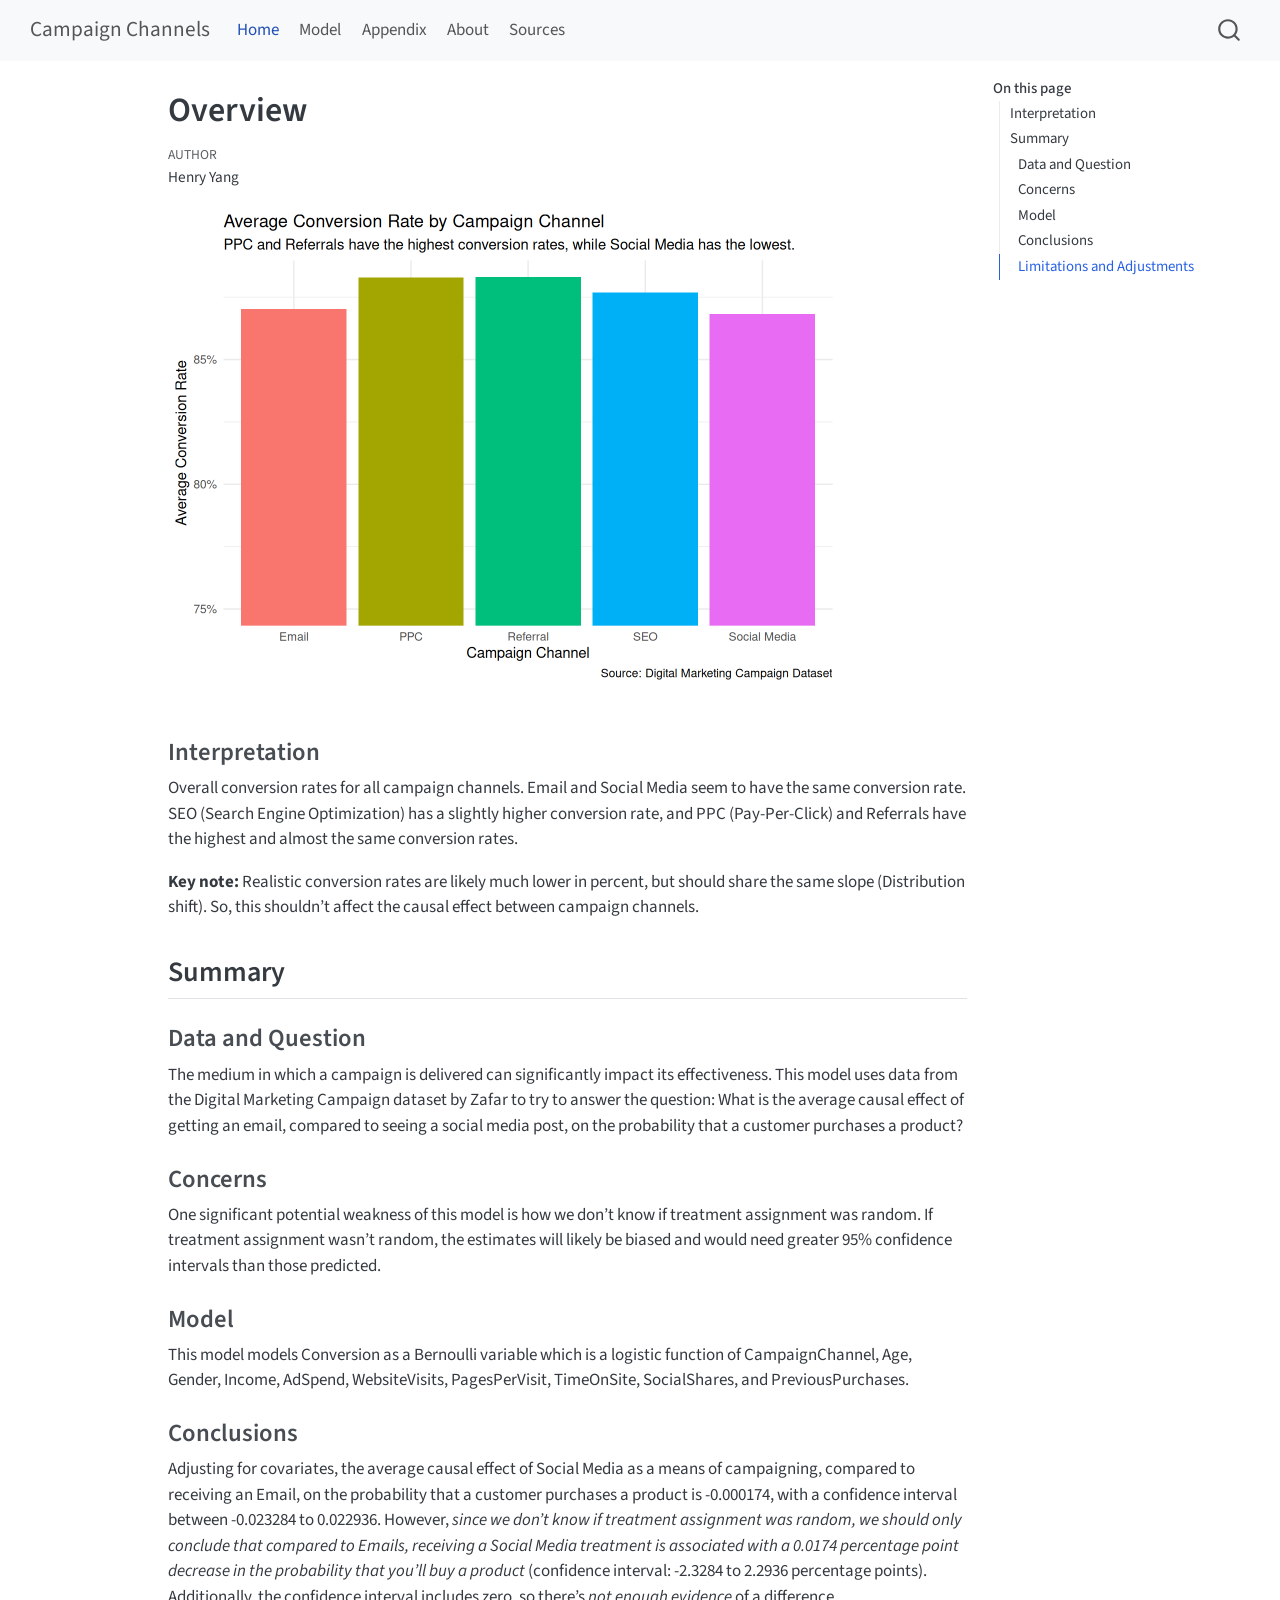
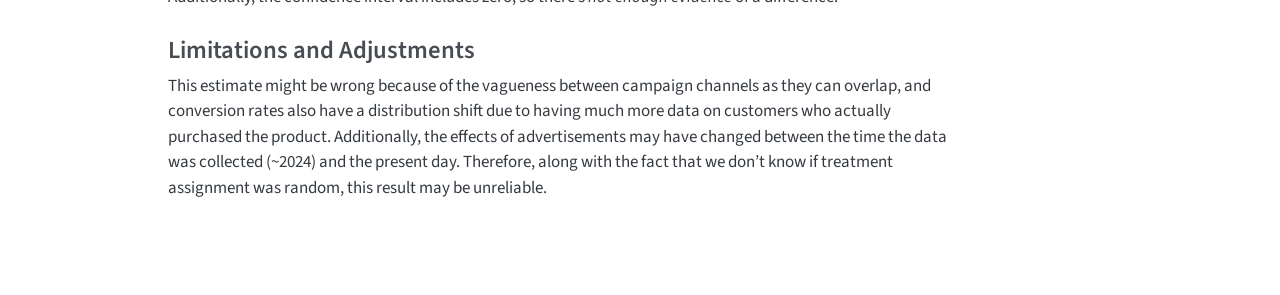
<file: index.html>
<!DOCTYPE html>
<html xmlns="http://www.w3.org/1999/xhtml" lang="en" xml:lang="en"><head>

<meta charset="utf-8">
<meta name="generator" content="quarto-1.9.38">

<meta name="viewport" content="width=device-width, initial-scale=1.0, user-scalable=yes">

<meta name="author" content="Henry Yang">

<title>Overview – Campaign Channels</title>
<style>
/* Default styles provided by pandoc.
** See https://pandoc.org/MANUAL.html#variables-for-html for config info.
*/
code{white-space: pre-wrap;}
span.smallcaps{font-variant: small-caps;}
div.columns{display: flex; gap: min(4vw, 1.5em);}
div.column{flex: auto; overflow-x: auto;}
div.hanging-indent{margin-left: 1.5em; text-indent: -1.5em;}
ul.task-list{list-style: none;}
ul.task-list li input[type="checkbox"] {
  width: 0.8em;
  margin: 0 0.8em 0.2em -1em; /* quarto-specific, see https://github.com/quarto-dev/quarto-cli/issues/4556 */ 
  vertical-align: middle;
}
</style>


<script src="site_libs/quarto-nav/quarto-nav.js"></script>
<script src="site_libs/quarto-nav/headroom.min.js"></script>
<script src="site_libs/clipboard/clipboard.min.js"></script>
<script src="site_libs/quarto-search/autocomplete.umd.js"></script>
<script src="site_libs/quarto-search/fuse.min.js"></script>
<script src="site_libs/quarto-search/quarto-search.js"></script>
<meta name="quarto:offset" content="./">
<script src="site_libs/quarto-html/quarto.js" type="module"></script>
<script src="site_libs/quarto-html/tabsets/tabsets.js" type="module"></script>
<script src="site_libs/quarto-html/popper.min.js"></script>
<script src="site_libs/quarto-html/tippy.umd.min.js"></script>
<script src="site_libs/quarto-html/anchor.min.js"></script>
<link href="site_libs/quarto-html/tippy.css" rel="stylesheet">
<link href="site_libs/quarto-html/quarto-syntax-highlighting-15634bcf2e68342d4ad2dfa704d543f6.css" rel="stylesheet" id="quarto-text-highlighting-styles">
<script src="site_libs/bootstrap/bootstrap.min.js"></script>
<link href="site_libs/bootstrap/bootstrap-icons.css" rel="stylesheet">
<link href="site_libs/bootstrap/bootstrap-c7aaf898691a6d52799ec1fb7446a9ff.min.css" rel="stylesheet" append-hash="true" id="quarto-bootstrap" data-mode="light">
<script id="quarto-search-options" type="application/json">{
  "location": "navbar",
  "copy-button": false,
  "collapse-after": 3,
  "panel-placement": "end",
  "type": "overlay",
  "limit": 50,
  "keyboard-shortcut": [
    "f",
    "/",
    "s"
  ],
  "show-item-context": false,
  "language": {
    "search-no-results-text": "No results",
    "search-matching-documents-text": "matching documents",
    "search-copy-link-title": "Copy link to search",
    "search-hide-matches-text": "Hide additional matches",
    "search-more-match-text": "more match in this document",
    "search-more-matches-text": "more matches in this document",
    "search-clear-button-title": "Clear",
    "search-text-placeholder": "",
    "search-detached-cancel-button-title": "Cancel",
    "search-submit-button-title": "Submit",
    "search-label": "Search"
  }
}</script>


<link rel="stylesheet" href="styles.css">
</head>

<body class="nav-fixed quarto-light">

<div id="quarto-search-results"></div>
  <header id="quarto-header" class="headroom fixed-top">
    <nav class="navbar navbar-expand-lg " data-bs-theme="dark">
      <div class="navbar-container container-fluid">
      <div class="navbar-brand-container mx-auto">
    <a class="navbar-brand" href="./index.html">
    <span class="navbar-title">Campaign Channels</span>
    </a>
  </div>
            <div id="quarto-search" class="" title="Search"></div>
          <button class="navbar-toggler" type="button" data-bs-toggle="collapse" data-bs-target="#navbarCollapse" aria-controls="navbarCollapse" role="menu" aria-expanded="false" aria-label="Toggle navigation" onclick="if (window.quartoToggleHeadroom) { window.quartoToggleHeadroom(); }">
  <span class="navbar-toggler-icon"></span>
</button>
          <div class="collapse navbar-collapse" id="navbarCollapse">
            <ul class="navbar-nav navbar-nav-scroll me-auto">
  <li class="nav-item">
    <a class="nav-link active" href="./index.html" aria-current="page"> 
<span class="menu-text">Home</span></a>
  </li>  
  <li class="nav-item">
    <a class="nav-link" href="./model.html"> 
<span class="menu-text">Model</span></a>
  </li>  
  <li class="nav-item">
    <a class="nav-link" href="./appendix.html"> 
<span class="menu-text">Appendix</span></a>
  </li>  
  <li class="nav-item">
    <a class="nav-link" href="./about.html"> 
<span class="menu-text">About</span></a>
  </li>  
  <li class="nav-item">
    <a class="nav-link" href="./sources.html"> 
<span class="menu-text">Sources</span></a>
  </li>  
</ul>
          </div> <!-- /navcollapse -->
            <div class="quarto-navbar-tools">
</div>
      </div> <!-- /container-fluid -->
    </nav>
</header>
<!-- content -->
<div id="quarto-content" class="quarto-container page-columns page-rows-contents page-layout-article page-navbar">
<!-- sidebar -->
<!-- margin-sidebar -->
    <div id="quarto-margin-sidebar" class="sidebar margin-sidebar">
        <nav id="TOC" role="doc-toc" class="toc-active">
    <h2 id="toc-title">On this page</h2>
   
  <ul>
  <li><a href="#interpretation" id="toc-interpretation" class="nav-link active" data-scroll-target="#interpretation">Interpretation</a></li>
  <li><a href="#summary" id="toc-summary" class="nav-link" data-scroll-target="#summary">Summary</a>
  <ul class="collapse">
  <li><a href="#data-and-question" id="toc-data-and-question" class="nav-link" data-scroll-target="#data-and-question">Data and Question</a></li>
  <li><a href="#concerns" id="toc-concerns" class="nav-link" data-scroll-target="#concerns">Concerns</a></li>
  <li><a href="#model" id="toc-model" class="nav-link" data-scroll-target="#model">Model</a></li>
  <li><a href="#conclusions" id="toc-conclusions" class="nav-link" data-scroll-target="#conclusions">Conclusions</a></li>
  <li><a href="#limitations-and-adjustments" id="toc-limitations-and-adjustments" class="nav-link" data-scroll-target="#limitations-and-adjustments">Limitations and Adjustments</a></li>
  </ul></li>
  </ul>
</nav>
    </div>
<!-- main -->
<main class="content" id="quarto-document-content">

<header id="title-block-header" class="quarto-title-block default">
<div class="quarto-title">
<h1 class="title">Overview</h1>
</div>



<div class="quarto-title-meta">

    <div>
    <div class="quarto-title-meta-heading">Author</div>
    <div class="quarto-title-meta-contents">
             <p>Henry Yang </p>
          </div>
  </div>
    
  
    
  </div>
  


</header>


<div class="cell">
<div class="cell-output-display">
<div>
<figure class="figure">
<p><img src="index_files/figure-html/unnamed-chunk-4-1.png" class="img-fluid figure-img" width="672"></p>
</figure>
</div>
</div>
</div>
<section id="interpretation" class="level3">
<h3 class="anchored" data-anchor-id="interpretation">Interpretation</h3>
<p>Overall conversion rates for all campaign channels. Email and Social Media seem to have the same conversion rate. SEO (Search Engine Optimization) has a slightly higher conversion rate, and PPC (Pay-Per-Click) and Referrals have the highest and almost the same conversion rates.</p>
<p><strong>Key note:</strong> Realistic conversion rates are likely much lower in percent, but should share the same slope (Distribution shift). So, this shouldn’t affect the causal effect between campaign channels.</p>
</section>
<section id="summary" class="level2">
<h2 class="anchored" data-anchor-id="summary">Summary</h2>
<section id="data-and-question" class="level3">
<h3 class="anchored" data-anchor-id="data-and-question">Data and Question</h3>
<p>The medium in which a campaign is delivered can significantly impact its effectiveness. This model uses data from the Digital Marketing Campaign dataset by Zafar to try to answer the question: What is the average causal effect of getting an email, compared to seeing a social media post, on the probability that a customer purchases a product?</p>
</section>
<section id="concerns" class="level3">
<h3 class="anchored" data-anchor-id="concerns">Concerns</h3>
<p>One significant potential weakness of this model is how we don’t know if treatment assignment was random. If treatment assignment wasn’t random, the estimates will likely be biased and would need greater 95% confidence intervals than those predicted.</p>
</section>
<section id="model" class="level3">
<h3 class="anchored" data-anchor-id="model">Model</h3>
<p>This model models Conversion as a Bernoulli variable which is a logistic function of CampaignChannel, Age, Gender, Income, AdSpend, WebsiteVisits, PagesPerVisit, TimeOnSite, SocialShares, and PreviousPurchases.</p>
</section>
<section id="conclusions" class="level3">
<h3 class="anchored" data-anchor-id="conclusions">Conclusions</h3>
<p>Adjusting for covariates, the average causal effect of Social Media as a means of campaigning, compared to receiving an Email, on the probability that a customer purchases a product is -0.000174, with a confidence interval between -0.023284 to 0.022936. However, <em>since we don’t know if treatment assignment was random, we should only conclude that compared to Emails, receiving a Social Media treatment is associated with a 0.0174 percentage point decrease in the probability that you’ll buy a product</em> (confidence interval: -2.3284 to 2.2936 percentage points). Additionally, the confidence interval includes zero, so there’s <em>not enough evidence</em> of a difference.</p>
</section>
<section id="limitations-and-adjustments" class="level3">
<h3 class="anchored" data-anchor-id="limitations-and-adjustments">Limitations and Adjustments</h3>
<p>This estimate might be wrong because of the vagueness between campaign channels as they can overlap, and conversion rates also have a distribution shift due to having much more data on customers who actually purchased the product. Additionally, the effects of advertisements may have changed between the time the data was collected (~2024) and the present day. Therefore, along with the fact that we don’t know if treatment assignment was random, this result may be unreliable.</p>


</section>
</section>

</main> <!-- /main -->
<script id="quarto-html-after-body" type="application/javascript">
  window.document.addEventListener("DOMContentLoaded", function (event) {
    const icon = "";
    const anchorJS = new window.AnchorJS();
    anchorJS.options = {
      placement: 'right',
      icon: icon
    };
    anchorJS.add('.anchored');
    const isCodeAnnotation = (el) => {
      for (const clz of el.classList) {
        if (clz.startsWith('code-annotation-')) {                     
          return true;
        }
      }
      return false;
    }
    const onCopySuccess = function(e) {
      // button target
      const button = e.trigger;
      // don't keep focus
      button.blur();
      // flash "checked"
      button.classList.add('code-copy-button-checked');
      var currentTitle = button.getAttribute("title");
      button.setAttribute("title", "Copied!");
      let tooltip;
      if (window.bootstrap) {
        button.setAttribute("data-bs-toggle", "tooltip");
        button.setAttribute("data-bs-placement", "left");
        button.setAttribute("data-bs-title", "Copied!");
        tooltip = new bootstrap.Tooltip(button, 
          { trigger: "manual", 
            customClass: "code-copy-button-tooltip",
            offset: [0, -8]});
        tooltip.show();    
      }
      setTimeout(function() {
        if (tooltip) {
          tooltip.hide();
          button.removeAttribute("data-bs-title");
          button.removeAttribute("data-bs-toggle");
          button.removeAttribute("data-bs-placement");
        }
        button.setAttribute("title", currentTitle);
        button.classList.remove('code-copy-button-checked');
      }, 1000);
      // clear code selection
      e.clearSelection();
    }
    const getTextToCopy = function(trigger) {
      const outerScaffold = trigger.parentElement.cloneNode(true);
      const codeEl = outerScaffold.querySelector('code');
      for (const childEl of codeEl.children) {
        if (isCodeAnnotation(childEl)) {
          childEl.remove();
        }
      }
      return codeEl.innerText;
    }
    const clipboard = new window.ClipboardJS('.code-copy-button:not([data-in-quarto-modal])', {
      text: getTextToCopy
    });
    clipboard.on('success', onCopySuccess);
    if (window.document.getElementById('quarto-embedded-source-code-modal')) {
      const clipboardModal = new window.ClipboardJS('.code-copy-button[data-in-quarto-modal]', {
        text: getTextToCopy,
        container: window.document.getElementById('quarto-embedded-source-code-modal')
      });
      clipboardModal.on('success', onCopySuccess);
    }
      var localhostRegex = new RegExp(/^(?:http|https):\/\/localhost\:?[0-9]*\//);
      var mailtoRegex = new RegExp(/^mailto:/);
        var filterRegex = new RegExp("https:\/\/henry-yang-hd\.github\.io\/final-project\/");
      var isInternal = (href) => {
          return filterRegex.test(href) || localhostRegex.test(href) || mailtoRegex.test(href);
      }
      // Inspect non-navigation links and adorn them if external
     var links = window.document.querySelectorAll('a[href]:not(.nav-link):not(.navbar-brand):not(.toc-action):not(.sidebar-link):not(.sidebar-item-toggle):not(.pagination-link):not(.no-external):not([aria-hidden]):not(.dropdown-item):not(.quarto-navigation-tool):not(.about-link)');
      for (var i=0; i<links.length; i++) {
        const link = links[i];
        if (!isInternal(link.href)) {
          // undo the damage that might have been done by quarto-nav.js in the case of
          // links that we want to consider external
          if (link.dataset.originalHref !== undefined) {
            link.href = link.dataset.originalHref;
          }
        }
      }
    function tippyHover(el, contentFn, onTriggerFn, onUntriggerFn) {
      const config = {
        allowHTML: true,
        maxWidth: 500,
        delay: 100,
        arrow: false,
        appendTo: function(el) {
            return el.parentElement;
        },
        interactive: true,
        interactiveBorder: 10,
        theme: 'quarto',
        placement: 'bottom-start',
      };
      if (contentFn) {
        config.content = contentFn;
      }
      if (onTriggerFn) {
        config.onTrigger = onTriggerFn;
      }
      if (onUntriggerFn) {
        config.onUntrigger = onUntriggerFn;
      }
      window.tippy(el, config); 
    }
    const noterefs = window.document.querySelectorAll('a[role="doc-noteref"]');
    for (var i=0; i<noterefs.length; i++) {
      const ref = noterefs[i];
      tippyHover(ref, function() {
        // use id or data attribute instead here
        let href = ref.getAttribute('data-footnote-href') || ref.getAttribute('href');
        try { href = new URL(href).hash; } catch {}
        const id = href.replace(/^#\/?/, "");
        const note = window.document.getElementById(id);
        if (note) {
          return note.innerHTML;
        } else {
          return "";
        }
      });
    }
    const xrefs = window.document.querySelectorAll('a.quarto-xref');
    const processXRef = (id, note) => {
      // Strip column container classes
      const stripColumnClz = (el) => {
        el.classList.remove("page-full", "page-columns");
        if (el.children) {
          for (const child of el.children) {
            stripColumnClz(child);
          }
        }
      }
      stripColumnClz(note)
      if (id === null || id.startsWith('sec-')) {
        // Special case sections, only their first couple elements
        const container = document.createElement("div");
        if (note.children && note.children.length > 2) {
          container.appendChild(note.children[0].cloneNode(true));
          for (let i = 1; i < note.children.length; i++) {
            const child = note.children[i];
            if (child.tagName === "P" && child.innerText === "") {
              continue;
            } else {
              container.appendChild(child.cloneNode(true));
              break;
            }
          }
          if (window.Quarto?.typesetMath) {
            window.Quarto.typesetMath(container);
          }
          return container.innerHTML
        } else {
          if (window.Quarto?.typesetMath) {
            window.Quarto.typesetMath(note);
          }
          return note.innerHTML;
        }
      } else {
        // Remove any anchor links if they are present
        const anchorLink = note.querySelector('a.anchorjs-link');
        if (anchorLink) {
          anchorLink.remove();
        }
        if (window.Quarto?.typesetMath) {
          window.Quarto.typesetMath(note);
        }
        if (note.classList.contains("callout")) {
          return note.outerHTML;
        } else {
          return note.innerHTML;
        }
      }
    }
    for (var i=0; i<xrefs.length; i++) {
      const xref = xrefs[i];
      tippyHover(xref, undefined, function(instance) {
        instance.disable();
        let url = xref.getAttribute('href');
        let hash = undefined; 
        if (url.startsWith('#')) {
          hash = url;
        } else {
          try { hash = new URL(url).hash; } catch {}
        }
        if (hash) {
          const id = hash.replace(/^#\/?/, "");
          const note = window.document.getElementById(id);
          if (note !== null) {
            try {
              const html = processXRef(id, note.cloneNode(true));
              instance.setContent(html);
            } finally {
              instance.enable();
              instance.show();
            }
          } else {
            // See if we can fetch this
            fetch(url.split('#')[0])
            .then(res => res.text())
            .then(html => {
              const parser = new DOMParser();
              const htmlDoc = parser.parseFromString(html, "text/html");
              const note = htmlDoc.getElementById(id);
              if (note !== null) {
                const html = processXRef(id, note);
                instance.setContent(html);
              } 
            }).finally(() => {
              instance.enable();
              instance.show();
            });
          }
        } else {
          // See if we can fetch a full url (with no hash to target)
          // This is a special case and we should probably do some content thinning / targeting
          fetch(url)
          .then(res => res.text())
          .then(html => {
            const parser = new DOMParser();
            const htmlDoc = parser.parseFromString(html, "text/html");
            const note = htmlDoc.querySelector('main.content');
            if (note !== null) {
              // This should only happen for chapter cross references
              // (since there is no id in the URL)
              // remove the first header
              if (note.children.length > 0 && note.children[0].tagName === "HEADER") {
                note.children[0].remove();
              }
              const html = processXRef(null, note);
              instance.setContent(html);
            } 
          }).finally(() => {
            instance.enable();
            instance.show();
          });
        }
      }, function(instance) {
      });
    }
        let selectedAnnoteEl;
        const selectorForAnnotation = ( cell, annotation) => {
          let cellAttr = 'data-code-cell="' + cell + '"';
          let lineAttr = 'data-code-annotation="' +  annotation + '"';
          const selector = 'span[' + cellAttr + '][' + lineAttr + ']';
          return selector;
        }
        const selectCodeLines = (annoteEl) => {
          const doc = window.document;
          const targetCell = annoteEl.getAttribute("data-target-cell");
          const targetAnnotation = annoteEl.getAttribute("data-target-annotation");
          const annoteSpan = window.document.querySelector(selectorForAnnotation(targetCell, targetAnnotation));
          const lines = annoteSpan.getAttribute("data-code-lines").split(",");
          const lineIds = lines.map((line) => {
            return targetCell + "-" + line;
          })
          let top = null;
          let height = null;
          let parent = null;
          if (lineIds.length > 0) {
              //compute the position of the single el (top and bottom and make a div)
              const el = window.document.getElementById(lineIds[0]);
              top = el.offsetTop;
              height = el.offsetHeight;
              parent = el.parentElement.parentElement;
            if (lineIds.length > 1) {
              const lastEl = window.document.getElementById(lineIds[lineIds.length - 1]);
              const bottom = lastEl.offsetTop + lastEl.offsetHeight;
              height = bottom - top;
            }
            if (top !== null && height !== null && parent !== null) {
              // cook up a div (if necessary) and position it 
              let div = window.document.getElementById("code-annotation-line-highlight");
              if (div === null) {
                div = window.document.createElement("div");
                div.setAttribute("id", "code-annotation-line-highlight");
                div.style.position = 'absolute';
                parent.appendChild(div);
              }
              div.style.top = top - 2 + "px";
              div.style.height = height + 4 + "px";
              div.style.left = 0;
              let gutterDiv = window.document.getElementById("code-annotation-line-highlight-gutter");
              if (gutterDiv === null) {
                gutterDiv = window.document.createElement("div");
                gutterDiv.setAttribute("id", "code-annotation-line-highlight-gutter");
                gutterDiv.style.position = 'absolute';
                const codeCell = window.document.getElementById(targetCell);
                const gutter = codeCell.querySelector('.code-annotation-gutter');
                gutter.appendChild(gutterDiv);
              }
              gutterDiv.style.top = top - 2 + "px";
              gutterDiv.style.height = height + 4 + "px";
            }
            selectedAnnoteEl = annoteEl;
          }
        };
        const unselectCodeLines = () => {
          const elementsIds = ["code-annotation-line-highlight", "code-annotation-line-highlight-gutter"];
          elementsIds.forEach((elId) => {
            const div = window.document.getElementById(elId);
            if (div) {
              div.remove();
            }
          });
          selectedAnnoteEl = undefined;
        };
          // Handle positioning of the toggle
      window.addEventListener(
        "resize",
        throttle(() => {
          elRect = undefined;
          if (selectedAnnoteEl) {
            selectCodeLines(selectedAnnoteEl);
          }
        }, 10)
      );
      function throttle(fn, ms) {
      let throttle = false;
      let timer;
        return (...args) => {
          if(!throttle) { // first call gets through
              fn.apply(this, args);
              throttle = true;
          } else { // all the others get throttled
              if(timer) clearTimeout(timer); // cancel #2
              timer = setTimeout(() => {
                fn.apply(this, args);
                timer = throttle = false;
              }, ms);
          }
        };
      }
        // Attach click handler to the DT
        const annoteDls = window.document.querySelectorAll('dt[data-target-cell]');
        for (const annoteDlNode of annoteDls) {
          annoteDlNode.addEventListener('click', (event) => {
            const clickedEl = event.target;
            if (clickedEl !== selectedAnnoteEl) {
              unselectCodeLines();
              const activeEl = window.document.querySelector('dt[data-target-cell].code-annotation-active');
              if (activeEl) {
                activeEl.classList.remove('code-annotation-active');
              }
              selectCodeLines(clickedEl);
              clickedEl.classList.add('code-annotation-active');
            } else {
              // Unselect the line
              unselectCodeLines();
              clickedEl.classList.remove('code-annotation-active');
            }
          });
        }
    const findCites = (el) => {
      const parentEl = el.parentElement;
      if (parentEl) {
        const cites = parentEl.dataset.cites;
        if (cites) {
          return {
            el,
            cites: cites.split(' ')
          };
        } else {
          return findCites(el.parentElement)
        }
      } else {
        return undefined;
      }
    };
    var bibliorefs = window.document.querySelectorAll('a[role="doc-biblioref"]');
    for (var i=0; i<bibliorefs.length; i++) {
      const ref = bibliorefs[i];
      const citeInfo = findCites(ref);
      if (citeInfo) {
        tippyHover(citeInfo.el, function() {
          var popup = window.document.createElement('div');
          citeInfo.cites.forEach(function(cite) {
            var citeDiv = window.document.createElement('div');
            citeDiv.classList.add('hanging-indent');
            citeDiv.classList.add('csl-entry');
            var biblioDiv = window.document.getElementById('ref-' + cite);
            if (biblioDiv) {
              citeDiv.innerHTML = biblioDiv.innerHTML;
            }
            popup.appendChild(citeDiv);
          });
          return popup.innerHTML;
        });
      }
    }
  });
  </script>
</div> <!-- /content -->




</body></html>
</file>
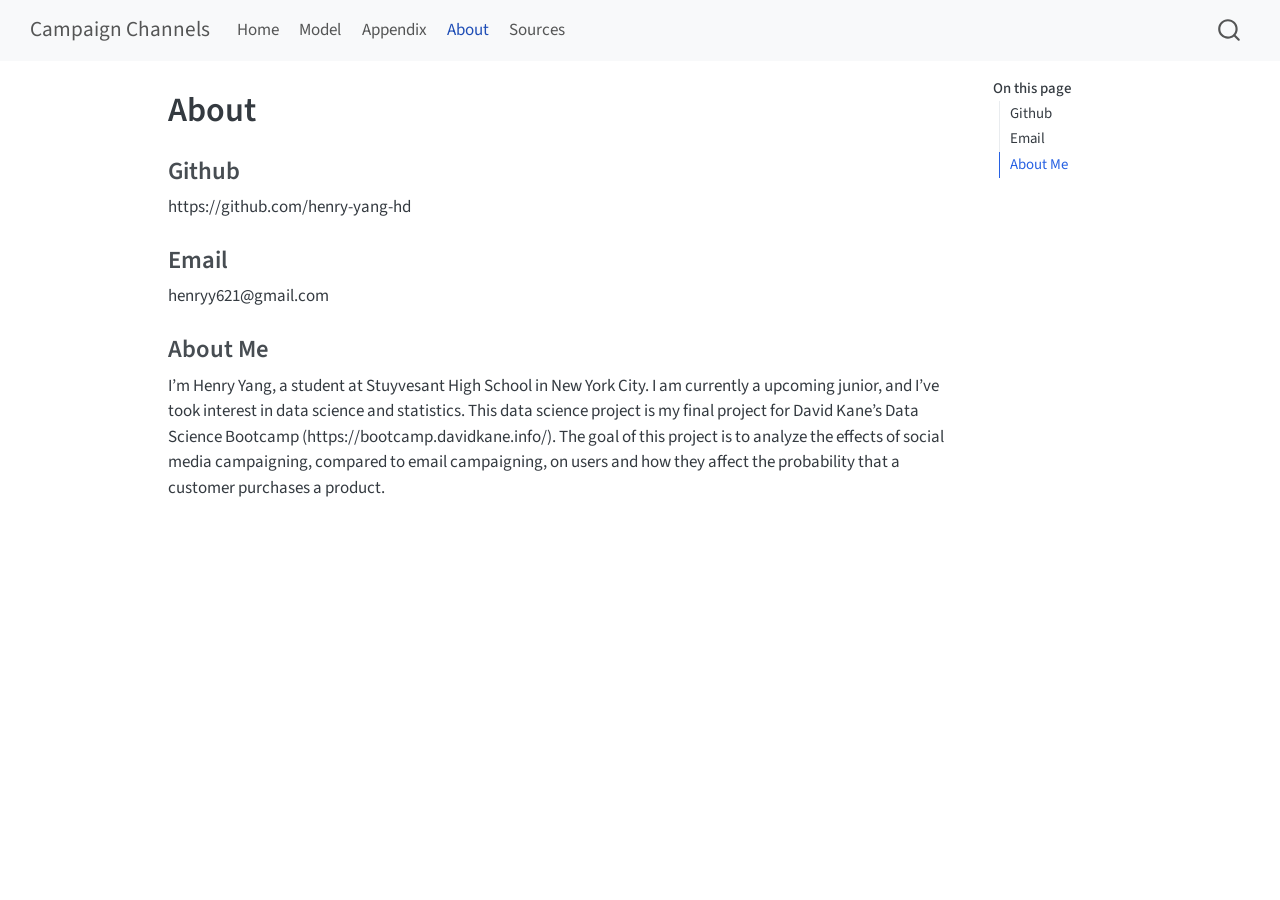
<file: about.html>
<!DOCTYPE html>
<html xmlns="http://www.w3.org/1999/xhtml" lang="en" xml:lang="en"><head>

<meta charset="utf-8">
<meta name="generator" content="quarto-1.9.38">

<meta name="viewport" content="width=device-width, initial-scale=1.0, user-scalable=yes">


<title>About – Campaign Channels</title>
<style>
/* Default styles provided by pandoc.
** See https://pandoc.org/MANUAL.html#variables-for-html for config info.
*/
code{white-space: pre-wrap;}
span.smallcaps{font-variant: small-caps;}
div.columns{display: flex; gap: min(4vw, 1.5em);}
div.column{flex: auto; overflow-x: auto;}
div.hanging-indent{margin-left: 1.5em; text-indent: -1.5em;}
ul.task-list{list-style: none;}
ul.task-list li input[type="checkbox"] {
  width: 0.8em;
  margin: 0 0.8em 0.2em -1em; /* quarto-specific, see https://github.com/quarto-dev/quarto-cli/issues/4556 */ 
  vertical-align: middle;
}
</style>


<script src="site_libs/quarto-nav/quarto-nav.js"></script>
<script src="site_libs/quarto-nav/headroom.min.js"></script>
<script src="site_libs/clipboard/clipboard.min.js"></script>
<script src="site_libs/quarto-search/autocomplete.umd.js"></script>
<script src="site_libs/quarto-search/fuse.min.js"></script>
<script src="site_libs/quarto-search/quarto-search.js"></script>
<meta name="quarto:offset" content="./">
<script src="site_libs/quarto-html/quarto.js" type="module"></script>
<script src="site_libs/quarto-html/tabsets/tabsets.js" type="module"></script>
<script src="site_libs/quarto-html/popper.min.js"></script>
<script src="site_libs/quarto-html/tippy.umd.min.js"></script>
<script src="site_libs/quarto-html/anchor.min.js"></script>
<link href="site_libs/quarto-html/tippy.css" rel="stylesheet">
<link href="site_libs/quarto-html/quarto-syntax-highlighting-15634bcf2e68342d4ad2dfa704d543f6.css" rel="stylesheet" id="quarto-text-highlighting-styles">
<script src="site_libs/bootstrap/bootstrap.min.js"></script>
<link href="site_libs/bootstrap/bootstrap-icons.css" rel="stylesheet">
<link href="site_libs/bootstrap/bootstrap-c7aaf898691a6d52799ec1fb7446a9ff.min.css" rel="stylesheet" append-hash="true" id="quarto-bootstrap" data-mode="light">
<script id="quarto-search-options" type="application/json">{
  "location": "navbar",
  "copy-button": false,
  "collapse-after": 3,
  "panel-placement": "end",
  "type": "overlay",
  "limit": 50,
  "keyboard-shortcut": [
    "f",
    "/",
    "s"
  ],
  "show-item-context": false,
  "language": {
    "search-no-results-text": "No results",
    "search-matching-documents-text": "matching documents",
    "search-copy-link-title": "Copy link to search",
    "search-hide-matches-text": "Hide additional matches",
    "search-more-match-text": "more match in this document",
    "search-more-matches-text": "more matches in this document",
    "search-clear-button-title": "Clear",
    "search-text-placeholder": "",
    "search-detached-cancel-button-title": "Cancel",
    "search-submit-button-title": "Submit",
    "search-label": "Search"
  }
}</script>


<link rel="stylesheet" href="styles.css">
</head>

<body class="nav-fixed quarto-light">

<div id="quarto-search-results"></div>
  <header id="quarto-header" class="headroom fixed-top">
    <nav class="navbar navbar-expand-lg " data-bs-theme="dark">
      <div class="navbar-container container-fluid">
      <div class="navbar-brand-container mx-auto">
    <a class="navbar-brand" href="./index.html">
    <span class="navbar-title">Campaign Channels</span>
    </a>
  </div>
            <div id="quarto-search" class="" title="Search"></div>
          <button class="navbar-toggler" type="button" data-bs-toggle="collapse" data-bs-target="#navbarCollapse" aria-controls="navbarCollapse" role="menu" aria-expanded="false" aria-label="Toggle navigation" onclick="if (window.quartoToggleHeadroom) { window.quartoToggleHeadroom(); }">
  <span class="navbar-toggler-icon"></span>
</button>
          <div class="collapse navbar-collapse" id="navbarCollapse">
            <ul class="navbar-nav navbar-nav-scroll me-auto">
  <li class="nav-item">
    <a class="nav-link" href="./index.html"> 
<span class="menu-text">Home</span></a>
  </li>  
  <li class="nav-item">
    <a class="nav-link" href="./model.html"> 
<span class="menu-text">Model</span></a>
  </li>  
  <li class="nav-item">
    <a class="nav-link" href="./appendix.html"> 
<span class="menu-text">Appendix</span></a>
  </li>  
  <li class="nav-item">
    <a class="nav-link active" href="./about.html" aria-current="page"> 
<span class="menu-text">About</span></a>
  </li>  
  <li class="nav-item">
    <a class="nav-link" href="./sources.html"> 
<span class="menu-text">Sources</span></a>
  </li>  
</ul>
          </div> <!-- /navcollapse -->
            <div class="quarto-navbar-tools">
</div>
      </div> <!-- /container-fluid -->
    </nav>
</header>
<!-- content -->
<div id="quarto-content" class="quarto-container page-columns page-rows-contents page-layout-article page-navbar">
<!-- sidebar -->
<!-- margin-sidebar -->
    <div id="quarto-margin-sidebar" class="sidebar margin-sidebar">
        <nav id="TOC" role="doc-toc" class="toc-active">
    <h2 id="toc-title">On this page</h2>
   
  <ul>
  <li><a href="#github" id="toc-github" class="nav-link active" data-scroll-target="#github">Github</a></li>
  <li><a href="#email" id="toc-email" class="nav-link" data-scroll-target="#email">Email</a></li>
  <li><a href="#about-me" id="toc-about-me" class="nav-link" data-scroll-target="#about-me">About Me</a></li>
  </ul>
</nav>
    </div>
<!-- main -->
<main class="content" id="quarto-document-content">

<header id="title-block-header" class="quarto-title-block default">
<div class="quarto-title">
<h1 class="title">About</h1>
</div>



<div class="quarto-title-meta">

    
  
    
  </div>
  


</header>


<section id="github" class="level3">
<h3 class="anchored" data-anchor-id="github">Github</h3>
<p>https://github.com/henry-yang-hd</p>
</section>
<section id="email" class="level3">
<h3 class="anchored" data-anchor-id="email">Email</h3>
<p>henryy621@gmail.com</p>
</section>
<section id="about-me" class="level3">
<h3 class="anchored" data-anchor-id="about-me">About Me</h3>
<p>I’m Henry Yang, a student at Stuyvesant High School in New York City. I am currently a upcoming junior, and I’ve took interest in data science and statistics. This data science project is my final project for David Kane’s Data Science Bootcamp (https://bootcamp.davidkane.info/). The goal of this project is to analyze the effects of social media campaigning, compared to email campaigning, on users and how they affect the probability that a customer purchases a product.</p>


</section>

</main> <!-- /main -->
<script id="quarto-html-after-body" type="application/javascript">
  window.document.addEventListener("DOMContentLoaded", function (event) {
    const icon = "";
    const anchorJS = new window.AnchorJS();
    anchorJS.options = {
      placement: 'right',
      icon: icon
    };
    anchorJS.add('.anchored');
    const isCodeAnnotation = (el) => {
      for (const clz of el.classList) {
        if (clz.startsWith('code-annotation-')) {                     
          return true;
        }
      }
      return false;
    }
    const onCopySuccess = function(e) {
      // button target
      const button = e.trigger;
      // don't keep focus
      button.blur();
      // flash "checked"
      button.classList.add('code-copy-button-checked');
      var currentTitle = button.getAttribute("title");
      button.setAttribute("title", "Copied!");
      let tooltip;
      if (window.bootstrap) {
        button.setAttribute("data-bs-toggle", "tooltip");
        button.setAttribute("data-bs-placement", "left");
        button.setAttribute("data-bs-title", "Copied!");
        tooltip = new bootstrap.Tooltip(button, 
          { trigger: "manual", 
            customClass: "code-copy-button-tooltip",
            offset: [0, -8]});
        tooltip.show();    
      }
      setTimeout(function() {
        if (tooltip) {
          tooltip.hide();
          button.removeAttribute("data-bs-title");
          button.removeAttribute("data-bs-toggle");
          button.removeAttribute("data-bs-placement");
        }
        button.setAttribute("title", currentTitle);
        button.classList.remove('code-copy-button-checked');
      }, 1000);
      // clear code selection
      e.clearSelection();
    }
    const getTextToCopy = function(trigger) {
      const outerScaffold = trigger.parentElement.cloneNode(true);
      const codeEl = outerScaffold.querySelector('code');
      for (const childEl of codeEl.children) {
        if (isCodeAnnotation(childEl)) {
          childEl.remove();
        }
      }
      return codeEl.innerText;
    }
    const clipboard = new window.ClipboardJS('.code-copy-button:not([data-in-quarto-modal])', {
      text: getTextToCopy
    });
    clipboard.on('success', onCopySuccess);
    if (window.document.getElementById('quarto-embedded-source-code-modal')) {
      const clipboardModal = new window.ClipboardJS('.code-copy-button[data-in-quarto-modal]', {
        text: getTextToCopy,
        container: window.document.getElementById('quarto-embedded-source-code-modal')
      });
      clipboardModal.on('success', onCopySuccess);
    }
      var localhostRegex = new RegExp(/^(?:http|https):\/\/localhost\:?[0-9]*\//);
      var mailtoRegex = new RegExp(/^mailto:/);
        var filterRegex = new RegExp("https:\/\/henry-yang-hd\.github\.io\/final-project\/");
      var isInternal = (href) => {
          return filterRegex.test(href) || localhostRegex.test(href) || mailtoRegex.test(href);
      }
      // Inspect non-navigation links and adorn them if external
     var links = window.document.querySelectorAll('a[href]:not(.nav-link):not(.navbar-brand):not(.toc-action):not(.sidebar-link):not(.sidebar-item-toggle):not(.pagination-link):not(.no-external):not([aria-hidden]):not(.dropdown-item):not(.quarto-navigation-tool):not(.about-link)');
      for (var i=0; i<links.length; i++) {
        const link = links[i];
        if (!isInternal(link.href)) {
          // undo the damage that might have been done by quarto-nav.js in the case of
          // links that we want to consider external
          if (link.dataset.originalHref !== undefined) {
            link.href = link.dataset.originalHref;
          }
        }
      }
    function tippyHover(el, contentFn, onTriggerFn, onUntriggerFn) {
      const config = {
        allowHTML: true,
        maxWidth: 500,
        delay: 100,
        arrow: false,
        appendTo: function(el) {
            return el.parentElement;
        },
        interactive: true,
        interactiveBorder: 10,
        theme: 'quarto',
        placement: 'bottom-start',
      };
      if (contentFn) {
        config.content = contentFn;
      }
      if (onTriggerFn) {
        config.onTrigger = onTriggerFn;
      }
      if (onUntriggerFn) {
        config.onUntrigger = onUntriggerFn;
      }
      window.tippy(el, config); 
    }
    const noterefs = window.document.querySelectorAll('a[role="doc-noteref"]');
    for (var i=0; i<noterefs.length; i++) {
      const ref = noterefs[i];
      tippyHover(ref, function() {
        // use id or data attribute instead here
        let href = ref.getAttribute('data-footnote-href') || ref.getAttribute('href');
        try { href = new URL(href).hash; } catch {}
        const id = href.replace(/^#\/?/, "");
        const note = window.document.getElementById(id);
        if (note) {
          return note.innerHTML;
        } else {
          return "";
        }
      });
    }
    const xrefs = window.document.querySelectorAll('a.quarto-xref');
    const processXRef = (id, note) => {
      // Strip column container classes
      const stripColumnClz = (el) => {
        el.classList.remove("page-full", "page-columns");
        if (el.children) {
          for (const child of el.children) {
            stripColumnClz(child);
          }
        }
      }
      stripColumnClz(note)
      if (id === null || id.startsWith('sec-')) {
        // Special case sections, only their first couple elements
        const container = document.createElement("div");
        if (note.children && note.children.length > 2) {
          container.appendChild(note.children[0].cloneNode(true));
          for (let i = 1; i < note.children.length; i++) {
            const child = note.children[i];
            if (child.tagName === "P" && child.innerText === "") {
              continue;
            } else {
              container.appendChild(child.cloneNode(true));
              break;
            }
          }
          if (window.Quarto?.typesetMath) {
            window.Quarto.typesetMath(container);
          }
          return container.innerHTML
        } else {
          if (window.Quarto?.typesetMath) {
            window.Quarto.typesetMath(note);
          }
          return note.innerHTML;
        }
      } else {
        // Remove any anchor links if they are present
        const anchorLink = note.querySelector('a.anchorjs-link');
        if (anchorLink) {
          anchorLink.remove();
        }
        if (window.Quarto?.typesetMath) {
          window.Quarto.typesetMath(note);
        }
        if (note.classList.contains("callout")) {
          return note.outerHTML;
        } else {
          return note.innerHTML;
        }
      }
    }
    for (var i=0; i<xrefs.length; i++) {
      const xref = xrefs[i];
      tippyHover(xref, undefined, function(instance) {
        instance.disable();
        let url = xref.getAttribute('href');
        let hash = undefined; 
        if (url.startsWith('#')) {
          hash = url;
        } else {
          try { hash = new URL(url).hash; } catch {}
        }
        if (hash) {
          const id = hash.replace(/^#\/?/, "");
          const note = window.document.getElementById(id);
          if (note !== null) {
            try {
              const html = processXRef(id, note.cloneNode(true));
              instance.setContent(html);
            } finally {
              instance.enable();
              instance.show();
            }
          } else {
            // See if we can fetch this
            fetch(url.split('#')[0])
            .then(res => res.text())
            .then(html => {
              const parser = new DOMParser();
              const htmlDoc = parser.parseFromString(html, "text/html");
              const note = htmlDoc.getElementById(id);
              if (note !== null) {
                const html = processXRef(id, note);
                instance.setContent(html);
              } 
            }).finally(() => {
              instance.enable();
              instance.show();
            });
          }
        } else {
          // See if we can fetch a full url (with no hash to target)
          // This is a special case and we should probably do some content thinning / targeting
          fetch(url)
          .then(res => res.text())
          .then(html => {
            const parser = new DOMParser();
            const htmlDoc = parser.parseFromString(html, "text/html");
            const note = htmlDoc.querySelector('main.content');
            if (note !== null) {
              // This should only happen for chapter cross references
              // (since there is no id in the URL)
              // remove the first header
              if (note.children.length > 0 && note.children[0].tagName === "HEADER") {
                note.children[0].remove();
              }
              const html = processXRef(null, note);
              instance.setContent(html);
            } 
          }).finally(() => {
            instance.enable();
            instance.show();
          });
        }
      }, function(instance) {
      });
    }
        let selectedAnnoteEl;
        const selectorForAnnotation = ( cell, annotation) => {
          let cellAttr = 'data-code-cell="' + cell + '"';
          let lineAttr = 'data-code-annotation="' +  annotation + '"';
          const selector = 'span[' + cellAttr + '][' + lineAttr + ']';
          return selector;
        }
        const selectCodeLines = (annoteEl) => {
          const doc = window.document;
          const targetCell = annoteEl.getAttribute("data-target-cell");
          const targetAnnotation = annoteEl.getAttribute("data-target-annotation");
          const annoteSpan = window.document.querySelector(selectorForAnnotation(targetCell, targetAnnotation));
          const lines = annoteSpan.getAttribute("data-code-lines").split(",");
          const lineIds = lines.map((line) => {
            return targetCell + "-" + line;
          })
          let top = null;
          let height = null;
          let parent = null;
          if (lineIds.length > 0) {
              //compute the position of the single el (top and bottom and make a div)
              const el = window.document.getElementById(lineIds[0]);
              top = el.offsetTop;
              height = el.offsetHeight;
              parent = el.parentElement.parentElement;
            if (lineIds.length > 1) {
              const lastEl = window.document.getElementById(lineIds[lineIds.length - 1]);
              const bottom = lastEl.offsetTop + lastEl.offsetHeight;
              height = bottom - top;
            }
            if (top !== null && height !== null && parent !== null) {
              // cook up a div (if necessary) and position it 
              let div = window.document.getElementById("code-annotation-line-highlight");
              if (div === null) {
                div = window.document.createElement("div");
                div.setAttribute("id", "code-annotation-line-highlight");
                div.style.position = 'absolute';
                parent.appendChild(div);
              }
              div.style.top = top - 2 + "px";
              div.style.height = height + 4 + "px";
              div.style.left = 0;
              let gutterDiv = window.document.getElementById("code-annotation-line-highlight-gutter");
              if (gutterDiv === null) {
                gutterDiv = window.document.createElement("div");
                gutterDiv.setAttribute("id", "code-annotation-line-highlight-gutter");
                gutterDiv.style.position = 'absolute';
                const codeCell = window.document.getElementById(targetCell);
                const gutter = codeCell.querySelector('.code-annotation-gutter');
                gutter.appendChild(gutterDiv);
              }
              gutterDiv.style.top = top - 2 + "px";
              gutterDiv.style.height = height + 4 + "px";
            }
            selectedAnnoteEl = annoteEl;
          }
        };
        const unselectCodeLines = () => {
          const elementsIds = ["code-annotation-line-highlight", "code-annotation-line-highlight-gutter"];
          elementsIds.forEach((elId) => {
            const div = window.document.getElementById(elId);
            if (div) {
              div.remove();
            }
          });
          selectedAnnoteEl = undefined;
        };
          // Handle positioning of the toggle
      window.addEventListener(
        "resize",
        throttle(() => {
          elRect = undefined;
          if (selectedAnnoteEl) {
            selectCodeLines(selectedAnnoteEl);
          }
        }, 10)
      );
      function throttle(fn, ms) {
      let throttle = false;
      let timer;
        return (...args) => {
          if(!throttle) { // first call gets through
              fn.apply(this, args);
              throttle = true;
          } else { // all the others get throttled
              if(timer) clearTimeout(timer); // cancel #2
              timer = setTimeout(() => {
                fn.apply(this, args);
                timer = throttle = false;
              }, ms);
          }
        };
      }
        // Attach click handler to the DT
        const annoteDls = window.document.querySelectorAll('dt[data-target-cell]');
        for (const annoteDlNode of annoteDls) {
          annoteDlNode.addEventListener('click', (event) => {
            const clickedEl = event.target;
            if (clickedEl !== selectedAnnoteEl) {
              unselectCodeLines();
              const activeEl = window.document.querySelector('dt[data-target-cell].code-annotation-active');
              if (activeEl) {
                activeEl.classList.remove('code-annotation-active');
              }
              selectCodeLines(clickedEl);
              clickedEl.classList.add('code-annotation-active');
            } else {
              // Unselect the line
              unselectCodeLines();
              clickedEl.classList.remove('code-annotation-active');
            }
          });
        }
    const findCites = (el) => {
      const parentEl = el.parentElement;
      if (parentEl) {
        const cites = parentEl.dataset.cites;
        if (cites) {
          return {
            el,
            cites: cites.split(' ')
          };
        } else {
          return findCites(el.parentElement)
        }
      } else {
        return undefined;
      }
    };
    var bibliorefs = window.document.querySelectorAll('a[role="doc-biblioref"]');
    for (var i=0; i<bibliorefs.length; i++) {
      const ref = bibliorefs[i];
      const citeInfo = findCites(ref);
      if (citeInfo) {
        tippyHover(citeInfo.el, function() {
          var popup = window.document.createElement('div');
          citeInfo.cites.forEach(function(cite) {
            var citeDiv = window.document.createElement('div');
            citeDiv.classList.add('hanging-indent');
            citeDiv.classList.add('csl-entry');
            var biblioDiv = window.document.getElementById('ref-' + cite);
            if (biblioDiv) {
              citeDiv.innerHTML = biblioDiv.innerHTML;
            }
            popup.appendChild(citeDiv);
          });
          return popup.innerHTML;
        });
      }
    }
  });
  </script>
</div> <!-- /content -->




</body></html>
</file>
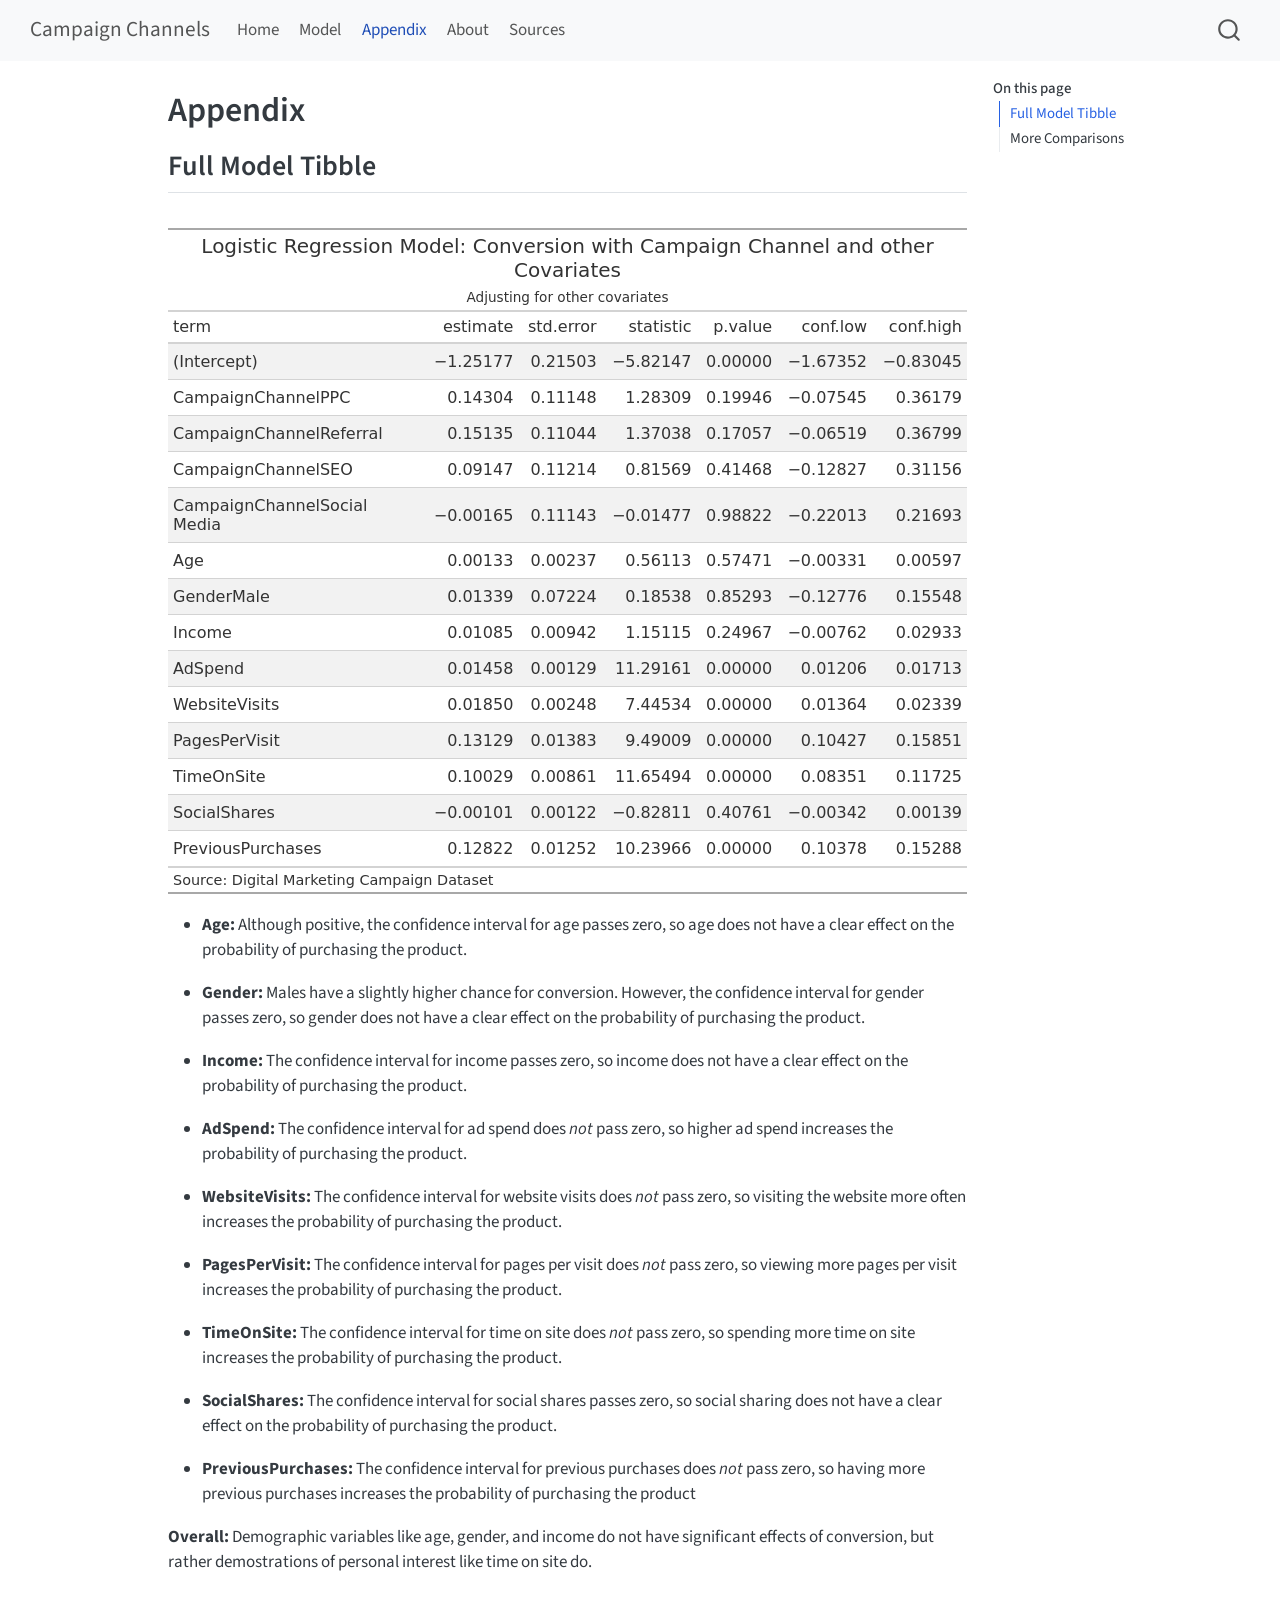
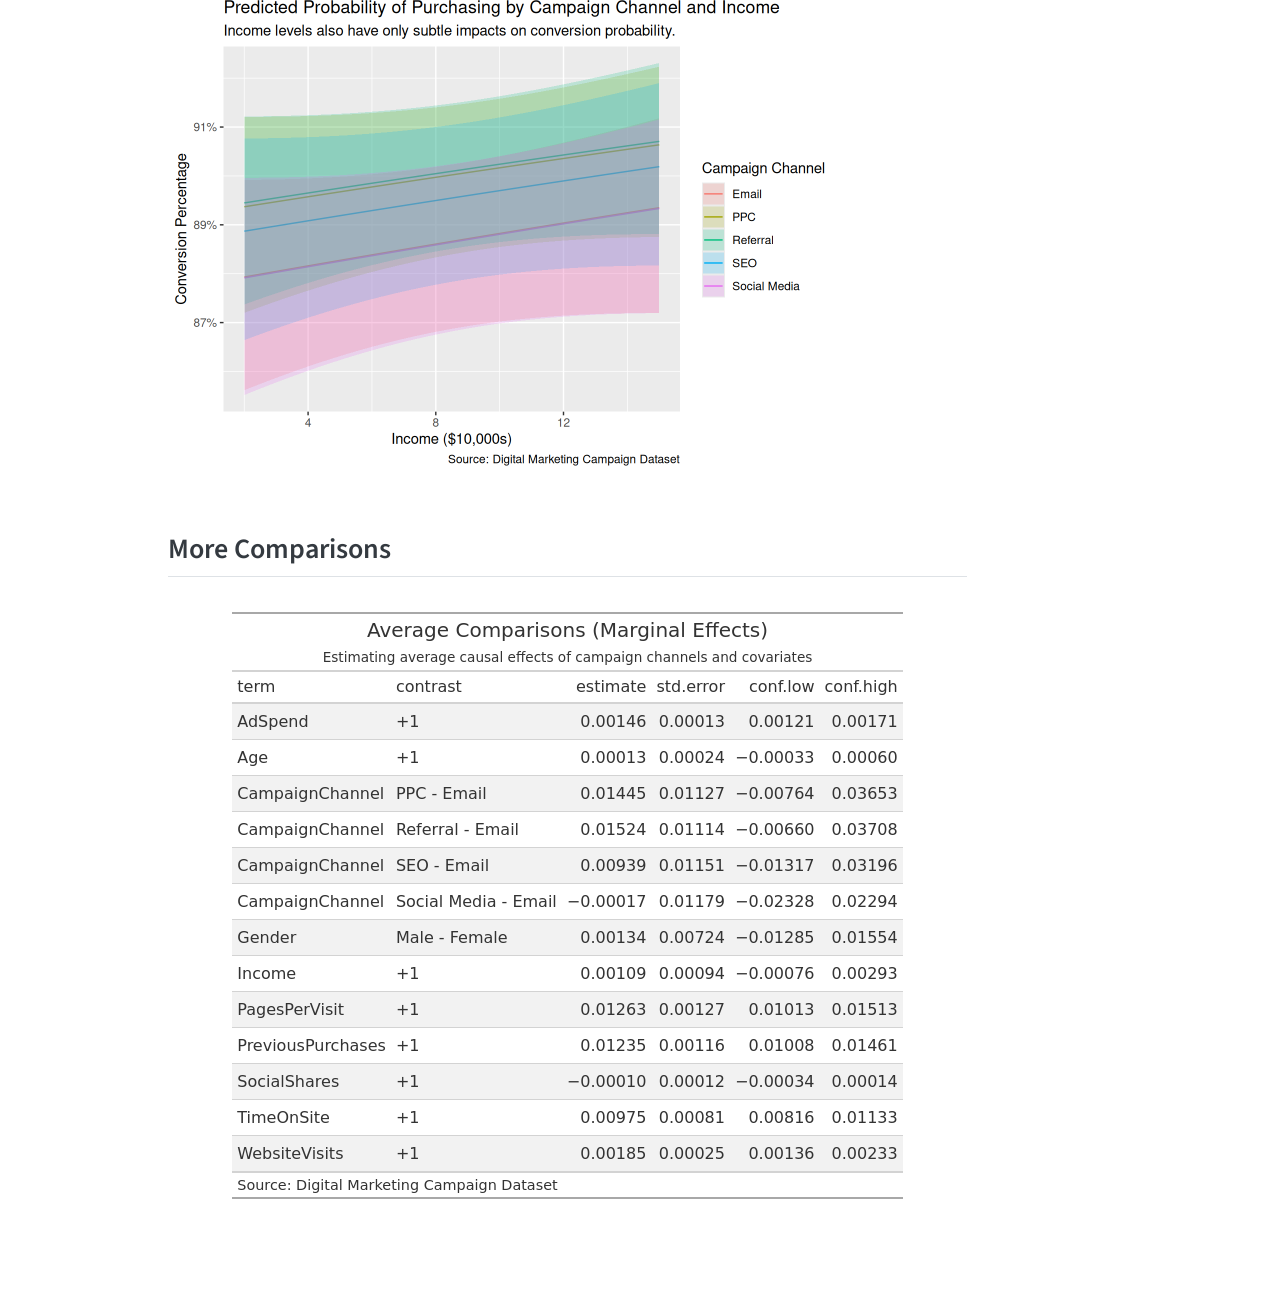
<file: appendix.html>
<!DOCTYPE html>
<html xmlns="http://www.w3.org/1999/xhtml" lang="en" xml:lang="en"><head>

<meta charset="utf-8">
<meta name="generator" content="quarto-1.9.38">

<meta name="viewport" content="width=device-width, initial-scale=1.0, user-scalable=yes">


<title>Appendix – Campaign Channels</title>
<style>
/* Default styles provided by pandoc.
** See https://pandoc.org/MANUAL.html#variables-for-html for config info.
*/
code{white-space: pre-wrap;}
span.smallcaps{font-variant: small-caps;}
div.columns{display: flex; gap: min(4vw, 1.5em);}
div.column{flex: auto; overflow-x: auto;}
div.hanging-indent{margin-left: 1.5em; text-indent: -1.5em;}
ul.task-list{list-style: none;}
ul.task-list li input[type="checkbox"] {
  width: 0.8em;
  margin: 0 0.8em 0.2em -1em; /* quarto-specific, see https://github.com/quarto-dev/quarto-cli/issues/4556 */ 
  vertical-align: middle;
}
</style>


<script src="site_libs/quarto-nav/quarto-nav.js"></script>
<script src="site_libs/quarto-nav/headroom.min.js"></script>
<script src="site_libs/clipboard/clipboard.min.js"></script>
<script src="site_libs/quarto-search/autocomplete.umd.js"></script>
<script src="site_libs/quarto-search/fuse.min.js"></script>
<script src="site_libs/quarto-search/quarto-search.js"></script>
<meta name="quarto:offset" content="./">
<script src="site_libs/quarto-html/quarto.js" type="module"></script>
<script src="site_libs/quarto-html/tabsets/tabsets.js" type="module"></script>
<script src="site_libs/quarto-html/popper.min.js"></script>
<script src="site_libs/quarto-html/tippy.umd.min.js"></script>
<script src="site_libs/quarto-html/anchor.min.js"></script>
<link href="site_libs/quarto-html/tippy.css" rel="stylesheet">
<link href="site_libs/quarto-html/quarto-syntax-highlighting-15634bcf2e68342d4ad2dfa704d543f6.css" rel="stylesheet" id="quarto-text-highlighting-styles">
<script src="site_libs/bootstrap/bootstrap.min.js"></script>
<link href="site_libs/bootstrap/bootstrap-icons.css" rel="stylesheet">
<link href="site_libs/bootstrap/bootstrap-c7aaf898691a6d52799ec1fb7446a9ff.min.css" rel="stylesheet" append-hash="true" id="quarto-bootstrap" data-mode="light">
<script id="quarto-search-options" type="application/json">{
  "location": "navbar",
  "copy-button": false,
  "collapse-after": 3,
  "panel-placement": "end",
  "type": "overlay",
  "limit": 50,
  "keyboard-shortcut": [
    "f",
    "/",
    "s"
  ],
  "show-item-context": false,
  "language": {
    "search-no-results-text": "No results",
    "search-matching-documents-text": "matching documents",
    "search-copy-link-title": "Copy link to search",
    "search-hide-matches-text": "Hide additional matches",
    "search-more-match-text": "more match in this document",
    "search-more-matches-text": "more matches in this document",
    "search-clear-button-title": "Clear",
    "search-text-placeholder": "",
    "search-detached-cancel-button-title": "Cancel",
    "search-submit-button-title": "Submit",
    "search-label": "Search"
  }
}</script>


<link rel="stylesheet" href="styles.css">
</head>

<body class="nav-fixed quarto-light">

<div id="quarto-search-results"></div>
  <header id="quarto-header" class="headroom fixed-top">
    <nav class="navbar navbar-expand-lg " data-bs-theme="dark">
      <div class="navbar-container container-fluid">
      <div class="navbar-brand-container mx-auto">
    <a class="navbar-brand" href="./index.html">
    <span class="navbar-title">Campaign Channels</span>
    </a>
  </div>
            <div id="quarto-search" class="" title="Search"></div>
          <button class="navbar-toggler" type="button" data-bs-toggle="collapse" data-bs-target="#navbarCollapse" aria-controls="navbarCollapse" role="menu" aria-expanded="false" aria-label="Toggle navigation" onclick="if (window.quartoToggleHeadroom) { window.quartoToggleHeadroom(); }">
  <span class="navbar-toggler-icon"></span>
</button>
          <div class="collapse navbar-collapse" id="navbarCollapse">
            <ul class="navbar-nav navbar-nav-scroll me-auto">
  <li class="nav-item">
    <a class="nav-link" href="./index.html"> 
<span class="menu-text">Home</span></a>
  </li>  
  <li class="nav-item">
    <a class="nav-link" href="./model.html"> 
<span class="menu-text">Model</span></a>
  </li>  
  <li class="nav-item">
    <a class="nav-link active" href="./appendix.html" aria-current="page"> 
<span class="menu-text">Appendix</span></a>
  </li>  
  <li class="nav-item">
    <a class="nav-link" href="./about.html"> 
<span class="menu-text">About</span></a>
  </li>  
  <li class="nav-item">
    <a class="nav-link" href="./sources.html"> 
<span class="menu-text">Sources</span></a>
  </li>  
</ul>
          </div> <!-- /navcollapse -->
            <div class="quarto-navbar-tools">
</div>
      </div> <!-- /container-fluid -->
    </nav>
</header>
<!-- content -->
<div id="quarto-content" class="quarto-container page-columns page-rows-contents page-layout-article page-navbar">
<!-- sidebar -->
<!-- margin-sidebar -->
    <div id="quarto-margin-sidebar" class="sidebar margin-sidebar">
        <nav id="TOC" role="doc-toc" class="toc-active">
    <h2 id="toc-title">On this page</h2>
   
  <ul>
  <li><a href="#full-model-tibble" id="toc-full-model-tibble" class="nav-link active" data-scroll-target="#full-model-tibble">Full Model Tibble</a></li>
  <li><a href="#more-comparisons" id="toc-more-comparisons" class="nav-link" data-scroll-target="#more-comparisons">More Comparisons</a></li>
  </ul>
</nav>
    </div>
<!-- main -->
<main class="content" id="quarto-document-content">

<header id="title-block-header" class="quarto-title-block default">
<div class="quarto-title">
<h1 class="title">Appendix</h1>
</div>



<div class="quarto-title-meta">

    
  
    
  </div>
  


</header>


<section id="full-model-tibble" class="level2">
<h2 class="anchored" data-anchor-id="full-model-tibble">Full Model Tibble</h2>
<div class="cell">
<div class="cell-output-display">
<div id="lkldyednvm" style="padding-left:0px;padding-right:0px;padding-top:10px;padding-bottom:10px;overflow-x:auto;overflow-y:auto;width:auto;height:auto;">
<style>#lkldyednvm table {
  font-family: system-ui, 'Segoe UI', Roboto, Helvetica, Arial, sans-serif, 'Apple Color Emoji', 'Segoe UI Emoji', 'Segoe UI Symbol', 'Noto Color Emoji';
  -webkit-font-smoothing: antialiased;
  -moz-osx-font-smoothing: grayscale;
}

#lkldyednvm thead, #lkldyednvm tbody, #lkldyednvm tfoot, #lkldyednvm tr, #lkldyednvm td, #lkldyednvm th {
  border-style: none;
}

#lkldyednvm p {
  margin: 0;
  padding: 0;
}

#lkldyednvm .gt_table {
  display: table;
  border-collapse: collapse;
  line-height: normal;
  margin-left: auto;
  margin-right: auto;
  color: #333333;
  font-size: 16px;
  font-weight: normal;
  font-style: normal;
  background-color: #FFFFFF;
  width: auto;
  border-top-style: solid;
  border-top-width: 2px;
  border-top-color: #A8A8A8;
  border-right-style: none;
  border-right-width: 2px;
  border-right-color: #D3D3D3;
  border-bottom-style: solid;
  border-bottom-width: 2px;
  border-bottom-color: #A8A8A8;
  border-left-style: none;
  border-left-width: 2px;
  border-left-color: #D3D3D3;
}

#lkldyednvm .gt_caption {
  padding-top: 4px;
  padding-bottom: 4px;
}

#lkldyednvm .gt_title {
  color: #333333;
  font-size: 125%;
  font-weight: initial;
  padding-top: 4px;
  padding-bottom: 4px;
  padding-left: 5px;
  padding-right: 5px;
  border-bottom-color: #FFFFFF;
  border-bottom-width: 0;
}

#lkldyednvm .gt_subtitle {
  color: #333333;
  font-size: 85%;
  font-weight: initial;
  padding-top: 3px;
  padding-bottom: 5px;
  padding-left: 5px;
  padding-right: 5px;
  border-top-color: #FFFFFF;
  border-top-width: 0;
}

#lkldyednvm .gt_heading {
  background-color: #FFFFFF;
  text-align: center;
  border-bottom-color: #FFFFFF;
  border-left-style: none;
  border-left-width: 1px;
  border-left-color: #D3D3D3;
  border-right-style: none;
  border-right-width: 1px;
  border-right-color: #D3D3D3;
}

#lkldyednvm .gt_bottom_border {
  border-bottom-style: solid;
  border-bottom-width: 2px;
  border-bottom-color: #D3D3D3;
}

#lkldyednvm .gt_col_headings {
  border-top-style: solid;
  border-top-width: 2px;
  border-top-color: #D3D3D3;
  border-bottom-style: solid;
  border-bottom-width: 2px;
  border-bottom-color: #D3D3D3;
  border-left-style: none;
  border-left-width: 1px;
  border-left-color: #D3D3D3;
  border-right-style: none;
  border-right-width: 1px;
  border-right-color: #D3D3D3;
}

#lkldyednvm .gt_col_heading {
  color: #333333;
  background-color: #FFFFFF;
  font-size: 100%;
  font-weight: normal;
  text-transform: inherit;
  border-left-style: none;
  border-left-width: 1px;
  border-left-color: #D3D3D3;
  border-right-style: none;
  border-right-width: 1px;
  border-right-color: #D3D3D3;
  vertical-align: bottom;
  padding-top: 5px;
  padding-bottom: 6px;
  padding-left: 5px;
  padding-right: 5px;
  overflow-x: hidden;
}

#lkldyednvm .gt_column_spanner_outer {
  color: #333333;
  background-color: #FFFFFF;
  font-size: 100%;
  font-weight: normal;
  text-transform: inherit;
  padding-top: 0;
  padding-bottom: 0;
  padding-left: 4px;
  padding-right: 4px;
}

#lkldyednvm .gt_column_spanner_outer:first-child {
  padding-left: 0;
}

#lkldyednvm .gt_column_spanner_outer:last-child {
  padding-right: 0;
}

#lkldyednvm .gt_column_spanner {
  border-bottom-style: solid;
  border-bottom-width: 2px;
  border-bottom-color: #D3D3D3;
  vertical-align: bottom;
  padding-top: 5px;
  padding-bottom: 5px;
  overflow-x: hidden;
  display: inline-block;
  width: 100%;
}

#lkldyednvm .gt_spanner_row {
  border-bottom-style: hidden;
}

#lkldyednvm .gt_group_heading {
  padding-top: 8px;
  padding-bottom: 8px;
  padding-left: 5px;
  padding-right: 5px;
  color: #333333;
  background-color: #FFFFFF;
  font-size: 100%;
  font-weight: initial;
  text-transform: inherit;
  border-top-style: solid;
  border-top-width: 2px;
  border-top-color: #D3D3D3;
  border-bottom-style: solid;
  border-bottom-width: 2px;
  border-bottom-color: #D3D3D3;
  border-left-style: none;
  border-left-width: 1px;
  border-left-color: #D3D3D3;
  border-right-style: none;
  border-right-width: 1px;
  border-right-color: #D3D3D3;
  vertical-align: middle;
  text-align: left;
}

#lkldyednvm .gt_empty_group_heading {
  padding: 0.5px;
  color: #333333;
  background-color: #FFFFFF;
  font-size: 100%;
  font-weight: initial;
  border-top-style: solid;
  border-top-width: 2px;
  border-top-color: #D3D3D3;
  border-bottom-style: solid;
  border-bottom-width: 2px;
  border-bottom-color: #D3D3D3;
  vertical-align: middle;
}

#lkldyednvm .gt_from_md > :first-child {
  margin-top: 0;
}

#lkldyednvm .gt_from_md > :last-child {
  margin-bottom: 0;
}

#lkldyednvm .gt_row {
  padding-top: 8px;
  padding-bottom: 8px;
  padding-left: 5px;
  padding-right: 5px;
  margin: 10px;
  border-top-style: solid;
  border-top-width: 1px;
  border-top-color: #D3D3D3;
  border-left-style: none;
  border-left-width: 1px;
  border-left-color: #D3D3D3;
  border-right-style: none;
  border-right-width: 1px;
  border-right-color: #D3D3D3;
  vertical-align: middle;
  overflow-x: hidden;
}

#lkldyednvm .gt_stub {
  color: #333333;
  background-color: #FFFFFF;
  font-size: 100%;
  font-weight: initial;
  text-transform: inherit;
  border-right-style: solid;
  border-right-width: 2px;
  border-right-color: #D3D3D3;
  padding-left: 5px;
  padding-right: 5px;
}

#lkldyednvm .gt_stub_row_group {
  color: #333333;
  background-color: #FFFFFF;
  font-size: 100%;
  font-weight: initial;
  text-transform: inherit;
  border-right-style: solid;
  border-right-width: 2px;
  border-right-color: #D3D3D3;
  padding-left: 5px;
  padding-right: 5px;
  vertical-align: top;
}

#lkldyednvm .gt_row_group_first td {
  border-top-width: 2px;
}

#lkldyednvm .gt_row_group_first th {
  border-top-width: 2px;
}

#lkldyednvm .gt_summary_row {
  color: #333333;
  background-color: #FFFFFF;
  text-transform: inherit;
  padding-top: 8px;
  padding-bottom: 8px;
  padding-left: 5px;
  padding-right: 5px;
}

#lkldyednvm .gt_first_summary_row {
  border-top-style: solid;
  border-top-color: #D3D3D3;
}

#lkldyednvm .gt_first_summary_row.thick {
  border-top-width: 2px;
}

#lkldyednvm .gt_last_summary_row {
  padding-top: 8px;
  padding-bottom: 8px;
  padding-left: 5px;
  padding-right: 5px;
  border-bottom-style: solid;
  border-bottom-width: 2px;
  border-bottom-color: #D3D3D3;
}

#lkldyednvm .gt_grand_summary_row {
  color: #333333;
  background-color: #FFFFFF;
  text-transform: inherit;
  padding-top: 8px;
  padding-bottom: 8px;
  padding-left: 5px;
  padding-right: 5px;
}

#lkldyednvm .gt_first_grand_summary_row {
  padding-top: 8px;
  padding-bottom: 8px;
  padding-left: 5px;
  padding-right: 5px;
  border-top-style: double;
  border-top-width: 6px;
  border-top-color: #D3D3D3;
}

#lkldyednvm .gt_last_grand_summary_row_top {
  padding-top: 8px;
  padding-bottom: 8px;
  padding-left: 5px;
  padding-right: 5px;
  border-bottom-style: double;
  border-bottom-width: 6px;
  border-bottom-color: #D3D3D3;
}

#lkldyednvm .gt_striped {
  background-color: rgba(128, 128, 128, 0.05);
}

#lkldyednvm .gt_table_body {
  border-top-style: solid;
  border-top-width: 2px;
  border-top-color: #D3D3D3;
  border-bottom-style: solid;
  border-bottom-width: 2px;
  border-bottom-color: #D3D3D3;
}

#lkldyednvm .gt_footnotes {
  color: #333333;
  background-color: #FFFFFF;
  border-bottom-style: none;
  border-bottom-width: 2px;
  border-bottom-color: #D3D3D3;
  border-left-style: none;
  border-left-width: 2px;
  border-left-color: #D3D3D3;
  border-right-style: none;
  border-right-width: 2px;
  border-right-color: #D3D3D3;
}

#lkldyednvm .gt_footnote {
  margin: 0px;
  font-size: 90%;
  padding-top: 4px;
  padding-bottom: 4px;
  padding-left: 5px;
  padding-right: 5px;
}

#lkldyednvm .gt_sourcenotes {
  color: #333333;
  background-color: #FFFFFF;
  border-bottom-style: none;
  border-bottom-width: 2px;
  border-bottom-color: #D3D3D3;
  border-left-style: none;
  border-left-width: 2px;
  border-left-color: #D3D3D3;
  border-right-style: none;
  border-right-width: 2px;
  border-right-color: #D3D3D3;
}

#lkldyednvm .gt_sourcenote {
  font-size: 90%;
  padding-top: 4px;
  padding-bottom: 4px;
  padding-left: 5px;
  padding-right: 5px;
}

#lkldyednvm .gt_left {
  text-align: left;
}

#lkldyednvm .gt_center {
  text-align: center;
}

#lkldyednvm .gt_right {
  text-align: right;
  font-variant-numeric: tabular-nums;
}

#lkldyednvm .gt_font_normal {
  font-weight: normal;
}

#lkldyednvm .gt_font_bold {
  font-weight: bold;
}

#lkldyednvm .gt_font_italic {
  font-style: italic;
}

#lkldyednvm .gt_super {
  font-size: 65%;
}

#lkldyednvm .gt_footnote_marks {
  font-size: 75%;
  vertical-align: 0.4em;
  position: initial;
}

#lkldyednvm .gt_asterisk {
  font-size: 100%;
  vertical-align: 0;
}

#lkldyednvm .gt_indent_1 {
  text-indent: 5px;
}

#lkldyednvm .gt_indent_2 {
  text-indent: 10px;
}

#lkldyednvm .gt_indent_3 {
  text-indent: 15px;
}

#lkldyednvm .gt_indent_4 {
  text-indent: 20px;
}

#lkldyednvm .gt_indent_5 {
  text-indent: 25px;
}

#lkldyednvm .katex-display {
  display: inline-flex !important;
  margin-bottom: 0.75em !important;
}

#lkldyednvm div.Reactable > div.rt-table > div.rt-thead > div.rt-tr.rt-tr-group-header > div.rt-th-group:after {
  height: 0px !important;
}
</style>

<table class="gt_table caption-top table table-sm table-striped small" data-quarto-bootstrap="false">
<thead>
<tr class="gt_heading header">
<td colspan="7" class="gt_heading gt_title gt_font_normal">Logistic Regression Model: Conversion with Campaign Channel and other Covariates</td>
</tr>
<tr class="gt_heading even">
<td colspan="7" class="gt_heading gt_subtitle gt_font_normal gt_bottom_border">Adjusting for other covariates</td>
</tr>
<tr class="gt_col_headings header">
<th id="term" class="gt_col_heading gt_columns_bottom_border gt_left" data-quarto-table-cell-role="th" scope="col">term</th>
<th id="estimate" class="gt_col_heading gt_columns_bottom_border gt_right" data-quarto-table-cell-role="th" scope="col">estimate</th>
<th id="std.error" class="gt_col_heading gt_columns_bottom_border gt_right" data-quarto-table-cell-role="th" scope="col">std.error</th>
<th id="statistic" class="gt_col_heading gt_columns_bottom_border gt_right" data-quarto-table-cell-role="th" scope="col">statistic</th>
<th id="p.value" class="gt_col_heading gt_columns_bottom_border gt_right" data-quarto-table-cell-role="th" scope="col">p.value</th>
<th id="conf.low" class="gt_col_heading gt_columns_bottom_border gt_right" data-quarto-table-cell-role="th" scope="col">conf.low</th>
<th id="conf.high" class="gt_col_heading gt_columns_bottom_border gt_right" data-quarto-table-cell-role="th" scope="col">conf.high</th>
</tr>
</thead>
<tbody class="gt_table_body">
<tr class="odd">
<td class="gt_row gt_left" headers="term">(Intercept)</td>
<td class="gt_row gt_right" headers="estimate">−1.25177</td>
<td class="gt_row gt_right" headers="std.error">0.21503</td>
<td class="gt_row gt_right" headers="statistic">−5.82147</td>
<td class="gt_row gt_right" headers="p.value">0.00000</td>
<td class="gt_row gt_right" headers="conf.low">−1.67352</td>
<td class="gt_row gt_right" headers="conf.high">−0.83045</td>
</tr>
<tr class="even">
<td class="gt_row gt_left" headers="term">CampaignChannelPPC</td>
<td class="gt_row gt_right" headers="estimate">0.14304</td>
<td class="gt_row gt_right" headers="std.error">0.11148</td>
<td class="gt_row gt_right" headers="statistic">1.28309</td>
<td class="gt_row gt_right" headers="p.value">0.19946</td>
<td class="gt_row gt_right" headers="conf.low">−0.07545</td>
<td class="gt_row gt_right" headers="conf.high">0.36179</td>
</tr>
<tr class="odd">
<td class="gt_row gt_left" headers="term">CampaignChannelReferral</td>
<td class="gt_row gt_right" headers="estimate">0.15135</td>
<td class="gt_row gt_right" headers="std.error">0.11044</td>
<td class="gt_row gt_right" headers="statistic">1.37038</td>
<td class="gt_row gt_right" headers="p.value">0.17057</td>
<td class="gt_row gt_right" headers="conf.low">−0.06519</td>
<td class="gt_row gt_right" headers="conf.high">0.36799</td>
</tr>
<tr class="even">
<td class="gt_row gt_left" headers="term">CampaignChannelSEO</td>
<td class="gt_row gt_right" headers="estimate">0.09147</td>
<td class="gt_row gt_right" headers="std.error">0.11214</td>
<td class="gt_row gt_right" headers="statistic">0.81569</td>
<td class="gt_row gt_right" headers="p.value">0.41468</td>
<td class="gt_row gt_right" headers="conf.low">−0.12827</td>
<td class="gt_row gt_right" headers="conf.high">0.31156</td>
</tr>
<tr class="odd">
<td class="gt_row gt_left" headers="term">CampaignChannelSocial Media</td>
<td class="gt_row gt_right" headers="estimate">−0.00165</td>
<td class="gt_row gt_right" headers="std.error">0.11143</td>
<td class="gt_row gt_right" headers="statistic">−0.01477</td>
<td class="gt_row gt_right" headers="p.value">0.98822</td>
<td class="gt_row gt_right" headers="conf.low">−0.22013</td>
<td class="gt_row gt_right" headers="conf.high">0.21693</td>
</tr>
<tr class="even">
<td class="gt_row gt_left" headers="term">Age</td>
<td class="gt_row gt_right" headers="estimate">0.00133</td>
<td class="gt_row gt_right" headers="std.error">0.00237</td>
<td class="gt_row gt_right" headers="statistic">0.56113</td>
<td class="gt_row gt_right" headers="p.value">0.57471</td>
<td class="gt_row gt_right" headers="conf.low">−0.00331</td>
<td class="gt_row gt_right" headers="conf.high">0.00597</td>
</tr>
<tr class="odd">
<td class="gt_row gt_left" headers="term">GenderMale</td>
<td class="gt_row gt_right" headers="estimate">0.01339</td>
<td class="gt_row gt_right" headers="std.error">0.07224</td>
<td class="gt_row gt_right" headers="statistic">0.18538</td>
<td class="gt_row gt_right" headers="p.value">0.85293</td>
<td class="gt_row gt_right" headers="conf.low">−0.12776</td>
<td class="gt_row gt_right" headers="conf.high">0.15548</td>
</tr>
<tr class="even">
<td class="gt_row gt_left" headers="term">Income</td>
<td class="gt_row gt_right" headers="estimate">0.01085</td>
<td class="gt_row gt_right" headers="std.error">0.00942</td>
<td class="gt_row gt_right" headers="statistic">1.15115</td>
<td class="gt_row gt_right" headers="p.value">0.24967</td>
<td class="gt_row gt_right" headers="conf.low">−0.00762</td>
<td class="gt_row gt_right" headers="conf.high">0.02933</td>
</tr>
<tr class="odd">
<td class="gt_row gt_left" headers="term">AdSpend</td>
<td class="gt_row gt_right" headers="estimate">0.01458</td>
<td class="gt_row gt_right" headers="std.error">0.00129</td>
<td class="gt_row gt_right" headers="statistic">11.29161</td>
<td class="gt_row gt_right" headers="p.value">0.00000</td>
<td class="gt_row gt_right" headers="conf.low">0.01206</td>
<td class="gt_row gt_right" headers="conf.high">0.01713</td>
</tr>
<tr class="even">
<td class="gt_row gt_left" headers="term">WebsiteVisits</td>
<td class="gt_row gt_right" headers="estimate">0.01850</td>
<td class="gt_row gt_right" headers="std.error">0.00248</td>
<td class="gt_row gt_right" headers="statistic">7.44534</td>
<td class="gt_row gt_right" headers="p.value">0.00000</td>
<td class="gt_row gt_right" headers="conf.low">0.01364</td>
<td class="gt_row gt_right" headers="conf.high">0.02339</td>
</tr>
<tr class="odd">
<td class="gt_row gt_left" headers="term">PagesPerVisit</td>
<td class="gt_row gt_right" headers="estimate">0.13129</td>
<td class="gt_row gt_right" headers="std.error">0.01383</td>
<td class="gt_row gt_right" headers="statistic">9.49009</td>
<td class="gt_row gt_right" headers="p.value">0.00000</td>
<td class="gt_row gt_right" headers="conf.low">0.10427</td>
<td class="gt_row gt_right" headers="conf.high">0.15851</td>
</tr>
<tr class="even">
<td class="gt_row gt_left" headers="term">TimeOnSite</td>
<td class="gt_row gt_right" headers="estimate">0.10029</td>
<td class="gt_row gt_right" headers="std.error">0.00861</td>
<td class="gt_row gt_right" headers="statistic">11.65494</td>
<td class="gt_row gt_right" headers="p.value">0.00000</td>
<td class="gt_row gt_right" headers="conf.low">0.08351</td>
<td class="gt_row gt_right" headers="conf.high">0.11725</td>
</tr>
<tr class="odd">
<td class="gt_row gt_left" headers="term">SocialShares</td>
<td class="gt_row gt_right" headers="estimate">−0.00101</td>
<td class="gt_row gt_right" headers="std.error">0.00122</td>
<td class="gt_row gt_right" headers="statistic">−0.82811</td>
<td class="gt_row gt_right" headers="p.value">0.40761</td>
<td class="gt_row gt_right" headers="conf.low">−0.00342</td>
<td class="gt_row gt_right" headers="conf.high">0.00139</td>
</tr>
<tr class="even">
<td class="gt_row gt_left" headers="term">PreviousPurchases</td>
<td class="gt_row gt_right" headers="estimate">0.12822</td>
<td class="gt_row gt_right" headers="std.error">0.01252</td>
<td class="gt_row gt_right" headers="statistic">10.23966</td>
<td class="gt_row gt_right" headers="p.value">0.00000</td>
<td class="gt_row gt_right" headers="conf.low">0.10378</td>
<td class="gt_row gt_right" headers="conf.high">0.15288</td>
</tr>
</tbody><tfoot>
<tr class="gt_sourcenotes odd">
<td colspan="7" class="gt_sourcenote">Source: Digital Marketing Campaign Dataset</td>
</tr>
</tfoot>

</table>

</div>
</div>
</div>
<ul>
<li><p><strong>Age:</strong> Although positive, the confidence interval for age passes zero, so age does not have a clear effect on the probability of purchasing the product.</p></li>
<li><p><strong>Gender:</strong> Males have a slightly higher chance for conversion. However, the confidence interval for gender passes zero, so gender does not have a clear effect on the probability of purchasing the product.</p></li>
<li><p><strong>Income:</strong> The confidence interval for income passes zero, so income does not have a clear effect on the probability of purchasing the product.</p></li>
<li><p><strong>AdSpend:</strong> The confidence interval for ad spend does <em>not</em> pass zero, so higher ad spend increases the probability of purchasing the product.</p></li>
<li><p><strong>WebsiteVisits:</strong> The confidence interval for website visits does <em>not</em> pass zero, so visiting the website more often increases the probability of purchasing the product.</p></li>
<li><p><strong>PagesPerVisit:</strong> The confidence interval for pages per visit does <em>not</em> pass zero, so viewing more pages per visit increases the probability of purchasing the product.</p></li>
<li><p><strong>TimeOnSite:</strong> The confidence interval for time on site does <em>not</em> pass zero, so spending more time on site increases the probability of purchasing the product.</p></li>
<li><p><strong>SocialShares:</strong> The confidence interval for social shares passes zero, so social sharing does not have a clear effect on the probability of purchasing the product.</p></li>
<li><p><strong>PreviousPurchases:</strong> The confidence interval for previous purchases does <em>not</em> pass zero, so having more previous purchases increases the probability of purchasing the product</p></li>
</ul>
<p><strong>Overall:</strong> Demographic variables like age, gender, and income do not have significant effects of conversion, but rather demostrations of personal interest like time on site do.</p>
<div class="cell">
<div class="cell-output-display">
<div>
<figure class="figure">
<p><img src="appendix_files/figure-html/unnamed-chunk-5-1.png" class="img-fluid figure-img" width="672"></p>
</figure>
</div>
</div>
</div>
</section>
<section id="more-comparisons" class="level2">
<h2 class="anchored" data-anchor-id="more-comparisons">More Comparisons</h2>
<div class="cell">
<div class="cell-output-display">
<div id="yfsfnndmjb" style="padding-left:0px;padding-right:0px;padding-top:10px;padding-bottom:10px;overflow-x:auto;overflow-y:auto;width:auto;height:auto;">
<style>#yfsfnndmjb table {
  font-family: system-ui, 'Segoe UI', Roboto, Helvetica, Arial, sans-serif, 'Apple Color Emoji', 'Segoe UI Emoji', 'Segoe UI Symbol', 'Noto Color Emoji';
  -webkit-font-smoothing: antialiased;
  -moz-osx-font-smoothing: grayscale;
}

#yfsfnndmjb thead, #yfsfnndmjb tbody, #yfsfnndmjb tfoot, #yfsfnndmjb tr, #yfsfnndmjb td, #yfsfnndmjb th {
  border-style: none;
}

#yfsfnndmjb p {
  margin: 0;
  padding: 0;
}

#yfsfnndmjb .gt_table {
  display: table;
  border-collapse: collapse;
  line-height: normal;
  margin-left: auto;
  margin-right: auto;
  color: #333333;
  font-size: 16px;
  font-weight: normal;
  font-style: normal;
  background-color: #FFFFFF;
  width: auto;
  border-top-style: solid;
  border-top-width: 2px;
  border-top-color: #A8A8A8;
  border-right-style: none;
  border-right-width: 2px;
  border-right-color: #D3D3D3;
  border-bottom-style: solid;
  border-bottom-width: 2px;
  border-bottom-color: #A8A8A8;
  border-left-style: none;
  border-left-width: 2px;
  border-left-color: #D3D3D3;
}

#yfsfnndmjb .gt_caption {
  padding-top: 4px;
  padding-bottom: 4px;
}

#yfsfnndmjb .gt_title {
  color: #333333;
  font-size: 125%;
  font-weight: initial;
  padding-top: 4px;
  padding-bottom: 4px;
  padding-left: 5px;
  padding-right: 5px;
  border-bottom-color: #FFFFFF;
  border-bottom-width: 0;
}

#yfsfnndmjb .gt_subtitle {
  color: #333333;
  font-size: 85%;
  font-weight: initial;
  padding-top: 3px;
  padding-bottom: 5px;
  padding-left: 5px;
  padding-right: 5px;
  border-top-color: #FFFFFF;
  border-top-width: 0;
}

#yfsfnndmjb .gt_heading {
  background-color: #FFFFFF;
  text-align: center;
  border-bottom-color: #FFFFFF;
  border-left-style: none;
  border-left-width: 1px;
  border-left-color: #D3D3D3;
  border-right-style: none;
  border-right-width: 1px;
  border-right-color: #D3D3D3;
}

#yfsfnndmjb .gt_bottom_border {
  border-bottom-style: solid;
  border-bottom-width: 2px;
  border-bottom-color: #D3D3D3;
}

#yfsfnndmjb .gt_col_headings {
  border-top-style: solid;
  border-top-width: 2px;
  border-top-color: #D3D3D3;
  border-bottom-style: solid;
  border-bottom-width: 2px;
  border-bottom-color: #D3D3D3;
  border-left-style: none;
  border-left-width: 1px;
  border-left-color: #D3D3D3;
  border-right-style: none;
  border-right-width: 1px;
  border-right-color: #D3D3D3;
}

#yfsfnndmjb .gt_col_heading {
  color: #333333;
  background-color: #FFFFFF;
  font-size: 100%;
  font-weight: normal;
  text-transform: inherit;
  border-left-style: none;
  border-left-width: 1px;
  border-left-color: #D3D3D3;
  border-right-style: none;
  border-right-width: 1px;
  border-right-color: #D3D3D3;
  vertical-align: bottom;
  padding-top: 5px;
  padding-bottom: 6px;
  padding-left: 5px;
  padding-right: 5px;
  overflow-x: hidden;
}

#yfsfnndmjb .gt_column_spanner_outer {
  color: #333333;
  background-color: #FFFFFF;
  font-size: 100%;
  font-weight: normal;
  text-transform: inherit;
  padding-top: 0;
  padding-bottom: 0;
  padding-left: 4px;
  padding-right: 4px;
}

#yfsfnndmjb .gt_column_spanner_outer:first-child {
  padding-left: 0;
}

#yfsfnndmjb .gt_column_spanner_outer:last-child {
  padding-right: 0;
}

#yfsfnndmjb .gt_column_spanner {
  border-bottom-style: solid;
  border-bottom-width: 2px;
  border-bottom-color: #D3D3D3;
  vertical-align: bottom;
  padding-top: 5px;
  padding-bottom: 5px;
  overflow-x: hidden;
  display: inline-block;
  width: 100%;
}

#yfsfnndmjb .gt_spanner_row {
  border-bottom-style: hidden;
}

#yfsfnndmjb .gt_group_heading {
  padding-top: 8px;
  padding-bottom: 8px;
  padding-left: 5px;
  padding-right: 5px;
  color: #333333;
  background-color: #FFFFFF;
  font-size: 100%;
  font-weight: initial;
  text-transform: inherit;
  border-top-style: solid;
  border-top-width: 2px;
  border-top-color: #D3D3D3;
  border-bottom-style: solid;
  border-bottom-width: 2px;
  border-bottom-color: #D3D3D3;
  border-left-style: none;
  border-left-width: 1px;
  border-left-color: #D3D3D3;
  border-right-style: none;
  border-right-width: 1px;
  border-right-color: #D3D3D3;
  vertical-align: middle;
  text-align: left;
}

#yfsfnndmjb .gt_empty_group_heading {
  padding: 0.5px;
  color: #333333;
  background-color: #FFFFFF;
  font-size: 100%;
  font-weight: initial;
  border-top-style: solid;
  border-top-width: 2px;
  border-top-color: #D3D3D3;
  border-bottom-style: solid;
  border-bottom-width: 2px;
  border-bottom-color: #D3D3D3;
  vertical-align: middle;
}

#yfsfnndmjb .gt_from_md > :first-child {
  margin-top: 0;
}

#yfsfnndmjb .gt_from_md > :last-child {
  margin-bottom: 0;
}

#yfsfnndmjb .gt_row {
  padding-top: 8px;
  padding-bottom: 8px;
  padding-left: 5px;
  padding-right: 5px;
  margin: 10px;
  border-top-style: solid;
  border-top-width: 1px;
  border-top-color: #D3D3D3;
  border-left-style: none;
  border-left-width: 1px;
  border-left-color: #D3D3D3;
  border-right-style: none;
  border-right-width: 1px;
  border-right-color: #D3D3D3;
  vertical-align: middle;
  overflow-x: hidden;
}

#yfsfnndmjb .gt_stub {
  color: #333333;
  background-color: #FFFFFF;
  font-size: 100%;
  font-weight: initial;
  text-transform: inherit;
  border-right-style: solid;
  border-right-width: 2px;
  border-right-color: #D3D3D3;
  padding-left: 5px;
  padding-right: 5px;
}

#yfsfnndmjb .gt_stub_row_group {
  color: #333333;
  background-color: #FFFFFF;
  font-size: 100%;
  font-weight: initial;
  text-transform: inherit;
  border-right-style: solid;
  border-right-width: 2px;
  border-right-color: #D3D3D3;
  padding-left: 5px;
  padding-right: 5px;
  vertical-align: top;
}

#yfsfnndmjb .gt_row_group_first td {
  border-top-width: 2px;
}

#yfsfnndmjb .gt_row_group_first th {
  border-top-width: 2px;
}

#yfsfnndmjb .gt_summary_row {
  color: #333333;
  background-color: #FFFFFF;
  text-transform: inherit;
  padding-top: 8px;
  padding-bottom: 8px;
  padding-left: 5px;
  padding-right: 5px;
}

#yfsfnndmjb .gt_first_summary_row {
  border-top-style: solid;
  border-top-color: #D3D3D3;
}

#yfsfnndmjb .gt_first_summary_row.thick {
  border-top-width: 2px;
}

#yfsfnndmjb .gt_last_summary_row {
  padding-top: 8px;
  padding-bottom: 8px;
  padding-left: 5px;
  padding-right: 5px;
  border-bottom-style: solid;
  border-bottom-width: 2px;
  border-bottom-color: #D3D3D3;
}

#yfsfnndmjb .gt_grand_summary_row {
  color: #333333;
  background-color: #FFFFFF;
  text-transform: inherit;
  padding-top: 8px;
  padding-bottom: 8px;
  padding-left: 5px;
  padding-right: 5px;
}

#yfsfnndmjb .gt_first_grand_summary_row {
  padding-top: 8px;
  padding-bottom: 8px;
  padding-left: 5px;
  padding-right: 5px;
  border-top-style: double;
  border-top-width: 6px;
  border-top-color: #D3D3D3;
}

#yfsfnndmjb .gt_last_grand_summary_row_top {
  padding-top: 8px;
  padding-bottom: 8px;
  padding-left: 5px;
  padding-right: 5px;
  border-bottom-style: double;
  border-bottom-width: 6px;
  border-bottom-color: #D3D3D3;
}

#yfsfnndmjb .gt_striped {
  background-color: rgba(128, 128, 128, 0.05);
}

#yfsfnndmjb .gt_table_body {
  border-top-style: solid;
  border-top-width: 2px;
  border-top-color: #D3D3D3;
  border-bottom-style: solid;
  border-bottom-width: 2px;
  border-bottom-color: #D3D3D3;
}

#yfsfnndmjb .gt_footnotes {
  color: #333333;
  background-color: #FFFFFF;
  border-bottom-style: none;
  border-bottom-width: 2px;
  border-bottom-color: #D3D3D3;
  border-left-style: none;
  border-left-width: 2px;
  border-left-color: #D3D3D3;
  border-right-style: none;
  border-right-width: 2px;
  border-right-color: #D3D3D3;
}

#yfsfnndmjb .gt_footnote {
  margin: 0px;
  font-size: 90%;
  padding-top: 4px;
  padding-bottom: 4px;
  padding-left: 5px;
  padding-right: 5px;
}

#yfsfnndmjb .gt_sourcenotes {
  color: #333333;
  background-color: #FFFFFF;
  border-bottom-style: none;
  border-bottom-width: 2px;
  border-bottom-color: #D3D3D3;
  border-left-style: none;
  border-left-width: 2px;
  border-left-color: #D3D3D3;
  border-right-style: none;
  border-right-width: 2px;
  border-right-color: #D3D3D3;
}

#yfsfnndmjb .gt_sourcenote {
  font-size: 90%;
  padding-top: 4px;
  padding-bottom: 4px;
  padding-left: 5px;
  padding-right: 5px;
}

#yfsfnndmjb .gt_left {
  text-align: left;
}

#yfsfnndmjb .gt_center {
  text-align: center;
}

#yfsfnndmjb .gt_right {
  text-align: right;
  font-variant-numeric: tabular-nums;
}

#yfsfnndmjb .gt_font_normal {
  font-weight: normal;
}

#yfsfnndmjb .gt_font_bold {
  font-weight: bold;
}

#yfsfnndmjb .gt_font_italic {
  font-style: italic;
}

#yfsfnndmjb .gt_super {
  font-size: 65%;
}

#yfsfnndmjb .gt_footnote_marks {
  font-size: 75%;
  vertical-align: 0.4em;
  position: initial;
}

#yfsfnndmjb .gt_asterisk {
  font-size: 100%;
  vertical-align: 0;
}

#yfsfnndmjb .gt_indent_1 {
  text-indent: 5px;
}

#yfsfnndmjb .gt_indent_2 {
  text-indent: 10px;
}

#yfsfnndmjb .gt_indent_3 {
  text-indent: 15px;
}

#yfsfnndmjb .gt_indent_4 {
  text-indent: 20px;
}

#yfsfnndmjb .gt_indent_5 {
  text-indent: 25px;
}

#yfsfnndmjb .katex-display {
  display: inline-flex !important;
  margin-bottom: 0.75em !important;
}

#yfsfnndmjb div.Reactable > div.rt-table > div.rt-thead > div.rt-tr.rt-tr-group-header > div.rt-th-group:after {
  height: 0px !important;
}
</style>

<table class="gt_table caption-top table table-sm table-striped small" data-quarto-bootstrap="false">
<thead>
<tr class="gt_heading header">
<td colspan="6" class="gt_heading gt_title gt_font_normal">Average Comparisons (Marginal Effects)</td>
</tr>
<tr class="gt_heading even">
<td colspan="6" class="gt_heading gt_subtitle gt_font_normal gt_bottom_border">Estimating average causal effects of campaign channels and covariates</td>
</tr>
<tr class="gt_col_headings header">
<th id="term" class="gt_col_heading gt_columns_bottom_border gt_left" data-quarto-table-cell-role="th" scope="col">term</th>
<th id="contrast" class="gt_col_heading gt_columns_bottom_border gt_left" data-quarto-table-cell-role="th" scope="col">contrast</th>
<th id="estimate" class="gt_col_heading gt_columns_bottom_border gt_right" data-quarto-table-cell-role="th" scope="col">estimate</th>
<th id="std.error" class="gt_col_heading gt_columns_bottom_border gt_right" data-quarto-table-cell-role="th" scope="col">std.error</th>
<th id="conf.low" class="gt_col_heading gt_columns_bottom_border gt_right" data-quarto-table-cell-role="th" scope="col">conf.low</th>
<th id="conf.high" class="gt_col_heading gt_columns_bottom_border gt_right" data-quarto-table-cell-role="th" scope="col">conf.high</th>
</tr>
</thead>
<tbody class="gt_table_body">
<tr class="odd">
<td class="gt_row gt_left" headers="term">AdSpend</td>
<td class="gt_row gt_left" headers="contrast">+1</td>
<td class="gt_row gt_right" headers="estimate">0.00146</td>
<td class="gt_row gt_right" headers="std.error">0.00013</td>
<td class="gt_row gt_right" headers="conf.low">0.00121</td>
<td class="gt_row gt_right" headers="conf.high">0.00171</td>
</tr>
<tr class="even">
<td class="gt_row gt_left" headers="term">Age</td>
<td class="gt_row gt_left" headers="contrast">+1</td>
<td class="gt_row gt_right" headers="estimate">0.00013</td>
<td class="gt_row gt_right" headers="std.error">0.00024</td>
<td class="gt_row gt_right" headers="conf.low">−0.00033</td>
<td class="gt_row gt_right" headers="conf.high">0.00060</td>
</tr>
<tr class="odd">
<td class="gt_row gt_left" headers="term">CampaignChannel</td>
<td class="gt_row gt_left" headers="contrast">PPC - Email</td>
<td class="gt_row gt_right" headers="estimate">0.01445</td>
<td class="gt_row gt_right" headers="std.error">0.01127</td>
<td class="gt_row gt_right" headers="conf.low">−0.00764</td>
<td class="gt_row gt_right" headers="conf.high">0.03653</td>
</tr>
<tr class="even">
<td class="gt_row gt_left" headers="term">CampaignChannel</td>
<td class="gt_row gt_left" headers="contrast">Referral - Email</td>
<td class="gt_row gt_right" headers="estimate">0.01524</td>
<td class="gt_row gt_right" headers="std.error">0.01114</td>
<td class="gt_row gt_right" headers="conf.low">−0.00660</td>
<td class="gt_row gt_right" headers="conf.high">0.03708</td>
</tr>
<tr class="odd">
<td class="gt_row gt_left" headers="term">CampaignChannel</td>
<td class="gt_row gt_left" headers="contrast">SEO - Email</td>
<td class="gt_row gt_right" headers="estimate">0.00939</td>
<td class="gt_row gt_right" headers="std.error">0.01151</td>
<td class="gt_row gt_right" headers="conf.low">−0.01317</td>
<td class="gt_row gt_right" headers="conf.high">0.03196</td>
</tr>
<tr class="even">
<td class="gt_row gt_left" headers="term">CampaignChannel</td>
<td class="gt_row gt_left" headers="contrast">Social Media - Email</td>
<td class="gt_row gt_right" headers="estimate">−0.00017</td>
<td class="gt_row gt_right" headers="std.error">0.01179</td>
<td class="gt_row gt_right" headers="conf.low">−0.02328</td>
<td class="gt_row gt_right" headers="conf.high">0.02294</td>
</tr>
<tr class="odd">
<td class="gt_row gt_left" headers="term">Gender</td>
<td class="gt_row gt_left" headers="contrast">Male - Female</td>
<td class="gt_row gt_right" headers="estimate">0.00134</td>
<td class="gt_row gt_right" headers="std.error">0.00724</td>
<td class="gt_row gt_right" headers="conf.low">−0.01285</td>
<td class="gt_row gt_right" headers="conf.high">0.01554</td>
</tr>
<tr class="even">
<td class="gt_row gt_left" headers="term">Income</td>
<td class="gt_row gt_left" headers="contrast">+1</td>
<td class="gt_row gt_right" headers="estimate">0.00109</td>
<td class="gt_row gt_right" headers="std.error">0.00094</td>
<td class="gt_row gt_right" headers="conf.low">−0.00076</td>
<td class="gt_row gt_right" headers="conf.high">0.00293</td>
</tr>
<tr class="odd">
<td class="gt_row gt_left" headers="term">PagesPerVisit</td>
<td class="gt_row gt_left" headers="contrast">+1</td>
<td class="gt_row gt_right" headers="estimate">0.01263</td>
<td class="gt_row gt_right" headers="std.error">0.00127</td>
<td class="gt_row gt_right" headers="conf.low">0.01013</td>
<td class="gt_row gt_right" headers="conf.high">0.01513</td>
</tr>
<tr class="even">
<td class="gt_row gt_left" headers="term">PreviousPurchases</td>
<td class="gt_row gt_left" headers="contrast">+1</td>
<td class="gt_row gt_right" headers="estimate">0.01235</td>
<td class="gt_row gt_right" headers="std.error">0.00116</td>
<td class="gt_row gt_right" headers="conf.low">0.01008</td>
<td class="gt_row gt_right" headers="conf.high">0.01461</td>
</tr>
<tr class="odd">
<td class="gt_row gt_left" headers="term">SocialShares</td>
<td class="gt_row gt_left" headers="contrast">+1</td>
<td class="gt_row gt_right" headers="estimate">−0.00010</td>
<td class="gt_row gt_right" headers="std.error">0.00012</td>
<td class="gt_row gt_right" headers="conf.low">−0.00034</td>
<td class="gt_row gt_right" headers="conf.high">0.00014</td>
</tr>
<tr class="even">
<td class="gt_row gt_left" headers="term">TimeOnSite</td>
<td class="gt_row gt_left" headers="contrast">+1</td>
<td class="gt_row gt_right" headers="estimate">0.00975</td>
<td class="gt_row gt_right" headers="std.error">0.00081</td>
<td class="gt_row gt_right" headers="conf.low">0.00816</td>
<td class="gt_row gt_right" headers="conf.high">0.01133</td>
</tr>
<tr class="odd">
<td class="gt_row gt_left" headers="term">WebsiteVisits</td>
<td class="gt_row gt_left" headers="contrast">+1</td>
<td class="gt_row gt_right" headers="estimate">0.00185</td>
<td class="gt_row gt_right" headers="std.error">0.00025</td>
<td class="gt_row gt_right" headers="conf.low">0.00136</td>
<td class="gt_row gt_right" headers="conf.high">0.00233</td>
</tr>
</tbody><tfoot>
<tr class="gt_sourcenotes odd">
<td colspan="6" class="gt_sourcenote">Source: Digital Marketing Campaign Dataset</td>
</tr>
</tfoot>

</table>

</div>
</div>
</div>


</section>

</main> <!-- /main -->
<script id="quarto-html-after-body" type="application/javascript">
  window.document.addEventListener("DOMContentLoaded", function (event) {
    const icon = "";
    const anchorJS = new window.AnchorJS();
    anchorJS.options = {
      placement: 'right',
      icon: icon
    };
    anchorJS.add('.anchored');
    const isCodeAnnotation = (el) => {
      for (const clz of el.classList) {
        if (clz.startsWith('code-annotation-')) {                     
          return true;
        }
      }
      return false;
    }
    const onCopySuccess = function(e) {
      // button target
      const button = e.trigger;
      // don't keep focus
      button.blur();
      // flash "checked"
      button.classList.add('code-copy-button-checked');
      var currentTitle = button.getAttribute("title");
      button.setAttribute("title", "Copied!");
      let tooltip;
      if (window.bootstrap) {
        button.setAttribute("data-bs-toggle", "tooltip");
        button.setAttribute("data-bs-placement", "left");
        button.setAttribute("data-bs-title", "Copied!");
        tooltip = new bootstrap.Tooltip(button, 
          { trigger: "manual", 
            customClass: "code-copy-button-tooltip",
            offset: [0, -8]});
        tooltip.show();    
      }
      setTimeout(function() {
        if (tooltip) {
          tooltip.hide();
          button.removeAttribute("data-bs-title");
          button.removeAttribute("data-bs-toggle");
          button.removeAttribute("data-bs-placement");
        }
        button.setAttribute("title", currentTitle);
        button.classList.remove('code-copy-button-checked');
      }, 1000);
      // clear code selection
      e.clearSelection();
    }
    const getTextToCopy = function(trigger) {
      const outerScaffold = trigger.parentElement.cloneNode(true);
      const codeEl = outerScaffold.querySelector('code');
      for (const childEl of codeEl.children) {
        if (isCodeAnnotation(childEl)) {
          childEl.remove();
        }
      }
      return codeEl.innerText;
    }
    const clipboard = new window.ClipboardJS('.code-copy-button:not([data-in-quarto-modal])', {
      text: getTextToCopy
    });
    clipboard.on('success', onCopySuccess);
    if (window.document.getElementById('quarto-embedded-source-code-modal')) {
      const clipboardModal = new window.ClipboardJS('.code-copy-button[data-in-quarto-modal]', {
        text: getTextToCopy,
        container: window.document.getElementById('quarto-embedded-source-code-modal')
      });
      clipboardModal.on('success', onCopySuccess);
    }
      var localhostRegex = new RegExp(/^(?:http|https):\/\/localhost\:?[0-9]*\//);
      var mailtoRegex = new RegExp(/^mailto:/);
        var filterRegex = new RegExp("https:\/\/henry-yang-hd\.github\.io\/final-project\/");
      var isInternal = (href) => {
          return filterRegex.test(href) || localhostRegex.test(href) || mailtoRegex.test(href);
      }
      // Inspect non-navigation links and adorn them if external
     var links = window.document.querySelectorAll('a[href]:not(.nav-link):not(.navbar-brand):not(.toc-action):not(.sidebar-link):not(.sidebar-item-toggle):not(.pagination-link):not(.no-external):not([aria-hidden]):not(.dropdown-item):not(.quarto-navigation-tool):not(.about-link)');
      for (var i=0; i<links.length; i++) {
        const link = links[i];
        if (!isInternal(link.href)) {
          // undo the damage that might have been done by quarto-nav.js in the case of
          // links that we want to consider external
          if (link.dataset.originalHref !== undefined) {
            link.href = link.dataset.originalHref;
          }
        }
      }
    function tippyHover(el, contentFn, onTriggerFn, onUntriggerFn) {
      const config = {
        allowHTML: true,
        maxWidth: 500,
        delay: 100,
        arrow: false,
        appendTo: function(el) {
            return el.parentElement;
        },
        interactive: true,
        interactiveBorder: 10,
        theme: 'quarto',
        placement: 'bottom-start',
      };
      if (contentFn) {
        config.content = contentFn;
      }
      if (onTriggerFn) {
        config.onTrigger = onTriggerFn;
      }
      if (onUntriggerFn) {
        config.onUntrigger = onUntriggerFn;
      }
      window.tippy(el, config); 
    }
    const noterefs = window.document.querySelectorAll('a[role="doc-noteref"]');
    for (var i=0; i<noterefs.length; i++) {
      const ref = noterefs[i];
      tippyHover(ref, function() {
        // use id or data attribute instead here
        let href = ref.getAttribute('data-footnote-href') || ref.getAttribute('href');
        try { href = new URL(href).hash; } catch {}
        const id = href.replace(/^#\/?/, "");
        const note = window.document.getElementById(id);
        if (note) {
          return note.innerHTML;
        } else {
          return "";
        }
      });
    }
    const xrefs = window.document.querySelectorAll('a.quarto-xref');
    const processXRef = (id, note) => {
      // Strip column container classes
      const stripColumnClz = (el) => {
        el.classList.remove("page-full", "page-columns");
        if (el.children) {
          for (const child of el.children) {
            stripColumnClz(child);
          }
        }
      }
      stripColumnClz(note)
      if (id === null || id.startsWith('sec-')) {
        // Special case sections, only their first couple elements
        const container = document.createElement("div");
        if (note.children && note.children.length > 2) {
          container.appendChild(note.children[0].cloneNode(true));
          for (let i = 1; i < note.children.length; i++) {
            const child = note.children[i];
            if (child.tagName === "P" && child.innerText === "") {
              continue;
            } else {
              container.appendChild(child.cloneNode(true));
              break;
            }
          }
          if (window.Quarto?.typesetMath) {
            window.Quarto.typesetMath(container);
          }
          return container.innerHTML
        } else {
          if (window.Quarto?.typesetMath) {
            window.Quarto.typesetMath(note);
          }
          return note.innerHTML;
        }
      } else {
        // Remove any anchor links if they are present
        const anchorLink = note.querySelector('a.anchorjs-link');
        if (anchorLink) {
          anchorLink.remove();
        }
        if (window.Quarto?.typesetMath) {
          window.Quarto.typesetMath(note);
        }
        if (note.classList.contains("callout")) {
          return note.outerHTML;
        } else {
          return note.innerHTML;
        }
      }
    }
    for (var i=0; i<xrefs.length; i++) {
      const xref = xrefs[i];
      tippyHover(xref, undefined, function(instance) {
        instance.disable();
        let url = xref.getAttribute('href');
        let hash = undefined; 
        if (url.startsWith('#')) {
          hash = url;
        } else {
          try { hash = new URL(url).hash; } catch {}
        }
        if (hash) {
          const id = hash.replace(/^#\/?/, "");
          const note = window.document.getElementById(id);
          if (note !== null) {
            try {
              const html = processXRef(id, note.cloneNode(true));
              instance.setContent(html);
            } finally {
              instance.enable();
              instance.show();
            }
          } else {
            // See if we can fetch this
            fetch(url.split('#')[0])
            .then(res => res.text())
            .then(html => {
              const parser = new DOMParser();
              const htmlDoc = parser.parseFromString(html, "text/html");
              const note = htmlDoc.getElementById(id);
              if (note !== null) {
                const html = processXRef(id, note);
                instance.setContent(html);
              } 
            }).finally(() => {
              instance.enable();
              instance.show();
            });
          }
        } else {
          // See if we can fetch a full url (with no hash to target)
          // This is a special case and we should probably do some content thinning / targeting
          fetch(url)
          .then(res => res.text())
          .then(html => {
            const parser = new DOMParser();
            const htmlDoc = parser.parseFromString(html, "text/html");
            const note = htmlDoc.querySelector('main.content');
            if (note !== null) {
              // This should only happen for chapter cross references
              // (since there is no id in the URL)
              // remove the first header
              if (note.children.length > 0 && note.children[0].tagName === "HEADER") {
                note.children[0].remove();
              }
              const html = processXRef(null, note);
              instance.setContent(html);
            } 
          }).finally(() => {
            instance.enable();
            instance.show();
          });
        }
      }, function(instance) {
      });
    }
        let selectedAnnoteEl;
        const selectorForAnnotation = ( cell, annotation) => {
          let cellAttr = 'data-code-cell="' + cell + '"';
          let lineAttr = 'data-code-annotation="' +  annotation + '"';
          const selector = 'span[' + cellAttr + '][' + lineAttr + ']';
          return selector;
        }
        const selectCodeLines = (annoteEl) => {
          const doc = window.document;
          const targetCell = annoteEl.getAttribute("data-target-cell");
          const targetAnnotation = annoteEl.getAttribute("data-target-annotation");
          const annoteSpan = window.document.querySelector(selectorForAnnotation(targetCell, targetAnnotation));
          const lines = annoteSpan.getAttribute("data-code-lines").split(",");
          const lineIds = lines.map((line) => {
            return targetCell + "-" + line;
          })
          let top = null;
          let height = null;
          let parent = null;
          if (lineIds.length > 0) {
              //compute the position of the single el (top and bottom and make a div)
              const el = window.document.getElementById(lineIds[0]);
              top = el.offsetTop;
              height = el.offsetHeight;
              parent = el.parentElement.parentElement;
            if (lineIds.length > 1) {
              const lastEl = window.document.getElementById(lineIds[lineIds.length - 1]);
              const bottom = lastEl.offsetTop + lastEl.offsetHeight;
              height = bottom - top;
            }
            if (top !== null && height !== null && parent !== null) {
              // cook up a div (if necessary) and position it 
              let div = window.document.getElementById("code-annotation-line-highlight");
              if (div === null) {
                div = window.document.createElement("div");
                div.setAttribute("id", "code-annotation-line-highlight");
                div.style.position = 'absolute';
                parent.appendChild(div);
              }
              div.style.top = top - 2 + "px";
              div.style.height = height + 4 + "px";
              div.style.left = 0;
              let gutterDiv = window.document.getElementById("code-annotation-line-highlight-gutter");
              if (gutterDiv === null) {
                gutterDiv = window.document.createElement("div");
                gutterDiv.setAttribute("id", "code-annotation-line-highlight-gutter");
                gutterDiv.style.position = 'absolute';
                const codeCell = window.document.getElementById(targetCell);
                const gutter = codeCell.querySelector('.code-annotation-gutter');
                gutter.appendChild(gutterDiv);
              }
              gutterDiv.style.top = top - 2 + "px";
              gutterDiv.style.height = height + 4 + "px";
            }
            selectedAnnoteEl = annoteEl;
          }
        };
        const unselectCodeLines = () => {
          const elementsIds = ["code-annotation-line-highlight", "code-annotation-line-highlight-gutter"];
          elementsIds.forEach((elId) => {
            const div = window.document.getElementById(elId);
            if (div) {
              div.remove();
            }
          });
          selectedAnnoteEl = undefined;
        };
          // Handle positioning of the toggle
      window.addEventListener(
        "resize",
        throttle(() => {
          elRect = undefined;
          if (selectedAnnoteEl) {
            selectCodeLines(selectedAnnoteEl);
          }
        }, 10)
      );
      function throttle(fn, ms) {
      let throttle = false;
      let timer;
        return (...args) => {
          if(!throttle) { // first call gets through
              fn.apply(this, args);
              throttle = true;
          } else { // all the others get throttled
              if(timer) clearTimeout(timer); // cancel #2
              timer = setTimeout(() => {
                fn.apply(this, args);
                timer = throttle = false;
              }, ms);
          }
        };
      }
        // Attach click handler to the DT
        const annoteDls = window.document.querySelectorAll('dt[data-target-cell]');
        for (const annoteDlNode of annoteDls) {
          annoteDlNode.addEventListener('click', (event) => {
            const clickedEl = event.target;
            if (clickedEl !== selectedAnnoteEl) {
              unselectCodeLines();
              const activeEl = window.document.querySelector('dt[data-target-cell].code-annotation-active');
              if (activeEl) {
                activeEl.classList.remove('code-annotation-active');
              }
              selectCodeLines(clickedEl);
              clickedEl.classList.add('code-annotation-active');
            } else {
              // Unselect the line
              unselectCodeLines();
              clickedEl.classList.remove('code-annotation-active');
            }
          });
        }
    const findCites = (el) => {
      const parentEl = el.parentElement;
      if (parentEl) {
        const cites = parentEl.dataset.cites;
        if (cites) {
          return {
            el,
            cites: cites.split(' ')
          };
        } else {
          return findCites(el.parentElement)
        }
      } else {
        return undefined;
      }
    };
    var bibliorefs = window.document.querySelectorAll('a[role="doc-biblioref"]');
    for (var i=0; i<bibliorefs.length; i++) {
      const ref = bibliorefs[i];
      const citeInfo = findCites(ref);
      if (citeInfo) {
        tippyHover(citeInfo.el, function() {
          var popup = window.document.createElement('div');
          citeInfo.cites.forEach(function(cite) {
            var citeDiv = window.document.createElement('div');
            citeDiv.classList.add('hanging-indent');
            citeDiv.classList.add('csl-entry');
            var biblioDiv = window.document.getElementById('ref-' + cite);
            if (biblioDiv) {
              citeDiv.innerHTML = biblioDiv.innerHTML;
            }
            popup.appendChild(citeDiv);
          });
          return popup.innerHTML;
        });
      }
    }
  });
  </script>
</div> <!-- /content -->




</body></html>
</file>
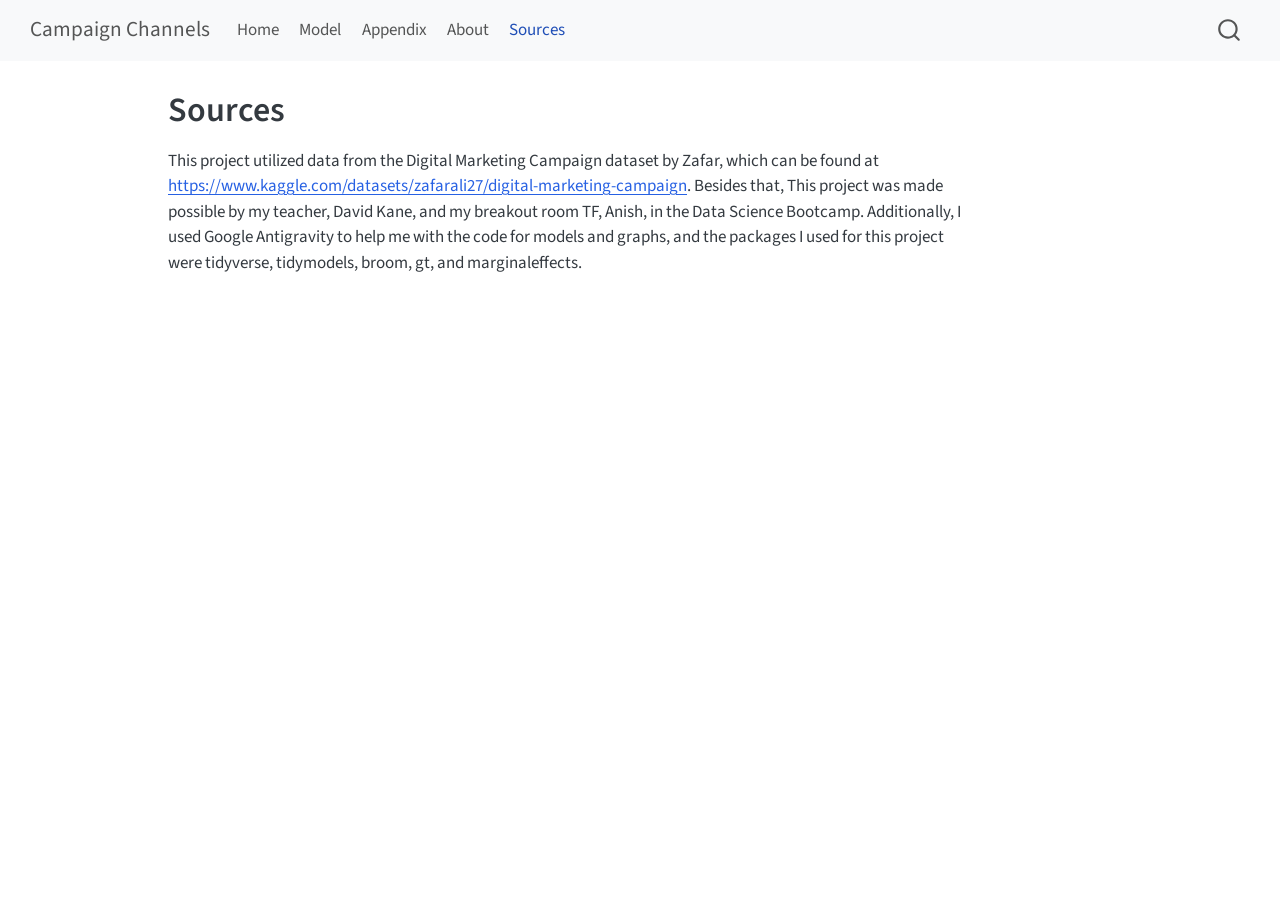
<file: sources.html>
<!DOCTYPE html>
<html xmlns="http://www.w3.org/1999/xhtml" lang="en" xml:lang="en"><head>

<meta charset="utf-8">
<meta name="generator" content="quarto-1.9.38">

<meta name="viewport" content="width=device-width, initial-scale=1.0, user-scalable=yes">


<title>Sources – Campaign Channels</title>
<style>
/* Default styles provided by pandoc.
** See https://pandoc.org/MANUAL.html#variables-for-html for config info.
*/
code{white-space: pre-wrap;}
span.smallcaps{font-variant: small-caps;}
div.columns{display: flex; gap: min(4vw, 1.5em);}
div.column{flex: auto; overflow-x: auto;}
div.hanging-indent{margin-left: 1.5em; text-indent: -1.5em;}
ul.task-list{list-style: none;}
ul.task-list li input[type="checkbox"] {
  width: 0.8em;
  margin: 0 0.8em 0.2em -1em; /* quarto-specific, see https://github.com/quarto-dev/quarto-cli/issues/4556 */ 
  vertical-align: middle;
}
</style>


<script src="site_libs/quarto-nav/quarto-nav.js"></script>
<script src="site_libs/quarto-nav/headroom.min.js"></script>
<script src="site_libs/clipboard/clipboard.min.js"></script>
<script src="site_libs/quarto-search/autocomplete.umd.js"></script>
<script src="site_libs/quarto-search/fuse.min.js"></script>
<script src="site_libs/quarto-search/quarto-search.js"></script>
<meta name="quarto:offset" content="./">
<script src="site_libs/quarto-html/quarto.js" type="module"></script>
<script src="site_libs/quarto-html/tabsets/tabsets.js" type="module"></script>
<script src="site_libs/quarto-html/popper.min.js"></script>
<script src="site_libs/quarto-html/tippy.umd.min.js"></script>
<script src="site_libs/quarto-html/anchor.min.js"></script>
<link href="site_libs/quarto-html/tippy.css" rel="stylesheet">
<link href="site_libs/quarto-html/quarto-syntax-highlighting-15634bcf2e68342d4ad2dfa704d543f6.css" rel="stylesheet" id="quarto-text-highlighting-styles">
<script src="site_libs/bootstrap/bootstrap.min.js"></script>
<link href="site_libs/bootstrap/bootstrap-icons.css" rel="stylesheet">
<link href="site_libs/bootstrap/bootstrap-c7aaf898691a6d52799ec1fb7446a9ff.min.css" rel="stylesheet" append-hash="true" id="quarto-bootstrap" data-mode="light">
<script id="quarto-search-options" type="application/json">{
  "location": "navbar",
  "copy-button": false,
  "collapse-after": 3,
  "panel-placement": "end",
  "type": "overlay",
  "limit": 50,
  "keyboard-shortcut": [
    "f",
    "/",
    "s"
  ],
  "show-item-context": false,
  "language": {
    "search-no-results-text": "No results",
    "search-matching-documents-text": "matching documents",
    "search-copy-link-title": "Copy link to search",
    "search-hide-matches-text": "Hide additional matches",
    "search-more-match-text": "more match in this document",
    "search-more-matches-text": "more matches in this document",
    "search-clear-button-title": "Clear",
    "search-text-placeholder": "",
    "search-detached-cancel-button-title": "Cancel",
    "search-submit-button-title": "Submit",
    "search-label": "Search"
  }
}</script>


<link rel="stylesheet" href="styles.css">
</head>

<body class="nav-fixed quarto-light">

<div id="quarto-search-results"></div>
  <header id="quarto-header" class="headroom fixed-top">
    <nav class="navbar navbar-expand-lg " data-bs-theme="dark">
      <div class="navbar-container container-fluid">
      <div class="navbar-brand-container mx-auto">
    <a class="navbar-brand" href="./index.html">
    <span class="navbar-title">Campaign Channels</span>
    </a>
  </div>
            <div id="quarto-search" class="" title="Search"></div>
          <button class="navbar-toggler" type="button" data-bs-toggle="collapse" data-bs-target="#navbarCollapse" aria-controls="navbarCollapse" role="menu" aria-expanded="false" aria-label="Toggle navigation" onclick="if (window.quartoToggleHeadroom) { window.quartoToggleHeadroom(); }">
  <span class="navbar-toggler-icon"></span>
</button>
          <div class="collapse navbar-collapse" id="navbarCollapse">
            <ul class="navbar-nav navbar-nav-scroll me-auto">
  <li class="nav-item">
    <a class="nav-link" href="./index.html"> 
<span class="menu-text">Home</span></a>
  </li>  
  <li class="nav-item">
    <a class="nav-link" href="./model.html"> 
<span class="menu-text">Model</span></a>
  </li>  
  <li class="nav-item">
    <a class="nav-link" href="./appendix.html"> 
<span class="menu-text">Appendix</span></a>
  </li>  
  <li class="nav-item">
    <a class="nav-link" href="./about.html"> 
<span class="menu-text">About</span></a>
  </li>  
  <li class="nav-item">
    <a class="nav-link active" href="./sources.html" aria-current="page"> 
<span class="menu-text">Sources</span></a>
  </li>  
</ul>
          </div> <!-- /navcollapse -->
            <div class="quarto-navbar-tools">
</div>
      </div> <!-- /container-fluid -->
    </nav>
</header>
<!-- content -->
<div id="quarto-content" class="quarto-container page-columns page-rows-contents page-layout-article page-navbar">
<!-- sidebar -->
<!-- margin-sidebar -->
    <div id="quarto-margin-sidebar" class="sidebar margin-sidebar zindex-bottom">
        
    </div>
<!-- main -->
<main class="content" id="quarto-document-content">

<header id="title-block-header" class="quarto-title-block default">
<div class="quarto-title">
<h1 class="title">Sources</h1>
</div>



<div class="quarto-title-meta">

    
  
    
  </div>
  


</header>


<p>This project utilized data from the Digital Marketing Campaign dataset by Zafar, which can be found at <a href="https://www.kaggle.com/datasets/zafarali27/digital-marketing-campaign">https://www.kaggle.com/datasets/zafarali27/digital-marketing-campaign</a>. Besides that, This project was made possible by my teacher, David Kane, and my breakout room TF, Anish, in the Data Science Bootcamp. Additionally, I used Google Antigravity to help me with the code for models and graphs, and the packages I used for this project were tidyverse, tidymodels, broom, gt, and marginaleffects.</p>



</main> <!-- /main -->
<script id="quarto-html-after-body" type="application/javascript">
  window.document.addEventListener("DOMContentLoaded", function (event) {
    const icon = "";
    const anchorJS = new window.AnchorJS();
    anchorJS.options = {
      placement: 'right',
      icon: icon
    };
    anchorJS.add('.anchored');
    const isCodeAnnotation = (el) => {
      for (const clz of el.classList) {
        if (clz.startsWith('code-annotation-')) {                     
          return true;
        }
      }
      return false;
    }
    const onCopySuccess = function(e) {
      // button target
      const button = e.trigger;
      // don't keep focus
      button.blur();
      // flash "checked"
      button.classList.add('code-copy-button-checked');
      var currentTitle = button.getAttribute("title");
      button.setAttribute("title", "Copied!");
      let tooltip;
      if (window.bootstrap) {
        button.setAttribute("data-bs-toggle", "tooltip");
        button.setAttribute("data-bs-placement", "left");
        button.setAttribute("data-bs-title", "Copied!");
        tooltip = new bootstrap.Tooltip(button, 
          { trigger: "manual", 
            customClass: "code-copy-button-tooltip",
            offset: [0, -8]});
        tooltip.show();    
      }
      setTimeout(function() {
        if (tooltip) {
          tooltip.hide();
          button.removeAttribute("data-bs-title");
          button.removeAttribute("data-bs-toggle");
          button.removeAttribute("data-bs-placement");
        }
        button.setAttribute("title", currentTitle);
        button.classList.remove('code-copy-button-checked');
      }, 1000);
      // clear code selection
      e.clearSelection();
    }
    const getTextToCopy = function(trigger) {
      const outerScaffold = trigger.parentElement.cloneNode(true);
      const codeEl = outerScaffold.querySelector('code');
      for (const childEl of codeEl.children) {
        if (isCodeAnnotation(childEl)) {
          childEl.remove();
        }
      }
      return codeEl.innerText;
    }
    const clipboard = new window.ClipboardJS('.code-copy-button:not([data-in-quarto-modal])', {
      text: getTextToCopy
    });
    clipboard.on('success', onCopySuccess);
    if (window.document.getElementById('quarto-embedded-source-code-modal')) {
      const clipboardModal = new window.ClipboardJS('.code-copy-button[data-in-quarto-modal]', {
        text: getTextToCopy,
        container: window.document.getElementById('quarto-embedded-source-code-modal')
      });
      clipboardModal.on('success', onCopySuccess);
    }
      var localhostRegex = new RegExp(/^(?:http|https):\/\/localhost\:?[0-9]*\//);
      var mailtoRegex = new RegExp(/^mailto:/);
        var filterRegex = new RegExp("https:\/\/henry-yang-hd\.github\.io\/final-project\/");
      var isInternal = (href) => {
          return filterRegex.test(href) || localhostRegex.test(href) || mailtoRegex.test(href);
      }
      // Inspect non-navigation links and adorn them if external
     var links = window.document.querySelectorAll('a[href]:not(.nav-link):not(.navbar-brand):not(.toc-action):not(.sidebar-link):not(.sidebar-item-toggle):not(.pagination-link):not(.no-external):not([aria-hidden]):not(.dropdown-item):not(.quarto-navigation-tool):not(.about-link)');
      for (var i=0; i<links.length; i++) {
        const link = links[i];
        if (!isInternal(link.href)) {
          // undo the damage that might have been done by quarto-nav.js in the case of
          // links that we want to consider external
          if (link.dataset.originalHref !== undefined) {
            link.href = link.dataset.originalHref;
          }
        }
      }
    function tippyHover(el, contentFn, onTriggerFn, onUntriggerFn) {
      const config = {
        allowHTML: true,
        maxWidth: 500,
        delay: 100,
        arrow: false,
        appendTo: function(el) {
            return el.parentElement;
        },
        interactive: true,
        interactiveBorder: 10,
        theme: 'quarto',
        placement: 'bottom-start',
      };
      if (contentFn) {
        config.content = contentFn;
      }
      if (onTriggerFn) {
        config.onTrigger = onTriggerFn;
      }
      if (onUntriggerFn) {
        config.onUntrigger = onUntriggerFn;
      }
      window.tippy(el, config); 
    }
    const noterefs = window.document.querySelectorAll('a[role="doc-noteref"]');
    for (var i=0; i<noterefs.length; i++) {
      const ref = noterefs[i];
      tippyHover(ref, function() {
        // use id or data attribute instead here
        let href = ref.getAttribute('data-footnote-href') || ref.getAttribute('href');
        try { href = new URL(href).hash; } catch {}
        const id = href.replace(/^#\/?/, "");
        const note = window.document.getElementById(id);
        if (note) {
          return note.innerHTML;
        } else {
          return "";
        }
      });
    }
    const xrefs = window.document.querySelectorAll('a.quarto-xref');
    const processXRef = (id, note) => {
      // Strip column container classes
      const stripColumnClz = (el) => {
        el.classList.remove("page-full", "page-columns");
        if (el.children) {
          for (const child of el.children) {
            stripColumnClz(child);
          }
        }
      }
      stripColumnClz(note)
      if (id === null || id.startsWith('sec-')) {
        // Special case sections, only their first couple elements
        const container = document.createElement("div");
        if (note.children && note.children.length > 2) {
          container.appendChild(note.children[0].cloneNode(true));
          for (let i = 1; i < note.children.length; i++) {
            const child = note.children[i];
            if (child.tagName === "P" && child.innerText === "") {
              continue;
            } else {
              container.appendChild(child.cloneNode(true));
              break;
            }
          }
          if (window.Quarto?.typesetMath) {
            window.Quarto.typesetMath(container);
          }
          return container.innerHTML
        } else {
          if (window.Quarto?.typesetMath) {
            window.Quarto.typesetMath(note);
          }
          return note.innerHTML;
        }
      } else {
        // Remove any anchor links if they are present
        const anchorLink = note.querySelector('a.anchorjs-link');
        if (anchorLink) {
          anchorLink.remove();
        }
        if (window.Quarto?.typesetMath) {
          window.Quarto.typesetMath(note);
        }
        if (note.classList.contains("callout")) {
          return note.outerHTML;
        } else {
          return note.innerHTML;
        }
      }
    }
    for (var i=0; i<xrefs.length; i++) {
      const xref = xrefs[i];
      tippyHover(xref, undefined, function(instance) {
        instance.disable();
        let url = xref.getAttribute('href');
        let hash = undefined; 
        if (url.startsWith('#')) {
          hash = url;
        } else {
          try { hash = new URL(url).hash; } catch {}
        }
        if (hash) {
          const id = hash.replace(/^#\/?/, "");
          const note = window.document.getElementById(id);
          if (note !== null) {
            try {
              const html = processXRef(id, note.cloneNode(true));
              instance.setContent(html);
            } finally {
              instance.enable();
              instance.show();
            }
          } else {
            // See if we can fetch this
            fetch(url.split('#')[0])
            .then(res => res.text())
            .then(html => {
              const parser = new DOMParser();
              const htmlDoc = parser.parseFromString(html, "text/html");
              const note = htmlDoc.getElementById(id);
              if (note !== null) {
                const html = processXRef(id, note);
                instance.setContent(html);
              } 
            }).finally(() => {
              instance.enable();
              instance.show();
            });
          }
        } else {
          // See if we can fetch a full url (with no hash to target)
          // This is a special case and we should probably do some content thinning / targeting
          fetch(url)
          .then(res => res.text())
          .then(html => {
            const parser = new DOMParser();
            const htmlDoc = parser.parseFromString(html, "text/html");
            const note = htmlDoc.querySelector('main.content');
            if (note !== null) {
              // This should only happen for chapter cross references
              // (since there is no id in the URL)
              // remove the first header
              if (note.children.length > 0 && note.children[0].tagName === "HEADER") {
                note.children[0].remove();
              }
              const html = processXRef(null, note);
              instance.setContent(html);
            } 
          }).finally(() => {
            instance.enable();
            instance.show();
          });
        }
      }, function(instance) {
      });
    }
        let selectedAnnoteEl;
        const selectorForAnnotation = ( cell, annotation) => {
          let cellAttr = 'data-code-cell="' + cell + '"';
          let lineAttr = 'data-code-annotation="' +  annotation + '"';
          const selector = 'span[' + cellAttr + '][' + lineAttr + ']';
          return selector;
        }
        const selectCodeLines = (annoteEl) => {
          const doc = window.document;
          const targetCell = annoteEl.getAttribute("data-target-cell");
          const targetAnnotation = annoteEl.getAttribute("data-target-annotation");
          const annoteSpan = window.document.querySelector(selectorForAnnotation(targetCell, targetAnnotation));
          const lines = annoteSpan.getAttribute("data-code-lines").split(",");
          const lineIds = lines.map((line) => {
            return targetCell + "-" + line;
          })
          let top = null;
          let height = null;
          let parent = null;
          if (lineIds.length > 0) {
              //compute the position of the single el (top and bottom and make a div)
              const el = window.document.getElementById(lineIds[0]);
              top = el.offsetTop;
              height = el.offsetHeight;
              parent = el.parentElement.parentElement;
            if (lineIds.length > 1) {
              const lastEl = window.document.getElementById(lineIds[lineIds.length - 1]);
              const bottom = lastEl.offsetTop + lastEl.offsetHeight;
              height = bottom - top;
            }
            if (top !== null && height !== null && parent !== null) {
              // cook up a div (if necessary) and position it 
              let div = window.document.getElementById("code-annotation-line-highlight");
              if (div === null) {
                div = window.document.createElement("div");
                div.setAttribute("id", "code-annotation-line-highlight");
                div.style.position = 'absolute';
                parent.appendChild(div);
              }
              div.style.top = top - 2 + "px";
              div.style.height = height + 4 + "px";
              div.style.left = 0;
              let gutterDiv = window.document.getElementById("code-annotation-line-highlight-gutter");
              if (gutterDiv === null) {
                gutterDiv = window.document.createElement("div");
                gutterDiv.setAttribute("id", "code-annotation-line-highlight-gutter");
                gutterDiv.style.position = 'absolute';
                const codeCell = window.document.getElementById(targetCell);
                const gutter = codeCell.querySelector('.code-annotation-gutter');
                gutter.appendChild(gutterDiv);
              }
              gutterDiv.style.top = top - 2 + "px";
              gutterDiv.style.height = height + 4 + "px";
            }
            selectedAnnoteEl = annoteEl;
          }
        };
        const unselectCodeLines = () => {
          const elementsIds = ["code-annotation-line-highlight", "code-annotation-line-highlight-gutter"];
          elementsIds.forEach((elId) => {
            const div = window.document.getElementById(elId);
            if (div) {
              div.remove();
            }
          });
          selectedAnnoteEl = undefined;
        };
          // Handle positioning of the toggle
      window.addEventListener(
        "resize",
        throttle(() => {
          elRect = undefined;
          if (selectedAnnoteEl) {
            selectCodeLines(selectedAnnoteEl);
          }
        }, 10)
      );
      function throttle(fn, ms) {
      let throttle = false;
      let timer;
        return (...args) => {
          if(!throttle) { // first call gets through
              fn.apply(this, args);
              throttle = true;
          } else { // all the others get throttled
              if(timer) clearTimeout(timer); // cancel #2
              timer = setTimeout(() => {
                fn.apply(this, args);
                timer = throttle = false;
              }, ms);
          }
        };
      }
        // Attach click handler to the DT
        const annoteDls = window.document.querySelectorAll('dt[data-target-cell]');
        for (const annoteDlNode of annoteDls) {
          annoteDlNode.addEventListener('click', (event) => {
            const clickedEl = event.target;
            if (clickedEl !== selectedAnnoteEl) {
              unselectCodeLines();
              const activeEl = window.document.querySelector('dt[data-target-cell].code-annotation-active');
              if (activeEl) {
                activeEl.classList.remove('code-annotation-active');
              }
              selectCodeLines(clickedEl);
              clickedEl.classList.add('code-annotation-active');
            } else {
              // Unselect the line
              unselectCodeLines();
              clickedEl.classList.remove('code-annotation-active');
            }
          });
        }
    const findCites = (el) => {
      const parentEl = el.parentElement;
      if (parentEl) {
        const cites = parentEl.dataset.cites;
        if (cites) {
          return {
            el,
            cites: cites.split(' ')
          };
        } else {
          return findCites(el.parentElement)
        }
      } else {
        return undefined;
      }
    };
    var bibliorefs = window.document.querySelectorAll('a[role="doc-biblioref"]');
    for (var i=0; i<bibliorefs.length; i++) {
      const ref = bibliorefs[i];
      const citeInfo = findCites(ref);
      if (citeInfo) {
        tippyHover(citeInfo.el, function() {
          var popup = window.document.createElement('div');
          citeInfo.cites.forEach(function(cite) {
            var citeDiv = window.document.createElement('div');
            citeDiv.classList.add('hanging-indent');
            citeDiv.classList.add('csl-entry');
            var biblioDiv = window.document.getElementById('ref-' + cite);
            if (biblioDiv) {
              citeDiv.innerHTML = biblioDiv.innerHTML;
            }
            popup.appendChild(citeDiv);
          });
          return popup.innerHTML;
        });
      }
    }
  });
  </script>
</div> <!-- /content -->




</body></html>
</file>
<file: site_libs/quarto-html/tippy.css>
.tippy-box[data-animation=fade][data-state=hidden]{opacity:0}[data-tippy-root]{max-width:calc(100vw - 10px)}.tippy-box{position:relative;background-color:#333;color:#fff;border-radius:4px;font-size:14px;line-height:1.4;white-space:normal;outline:0;transition-property:transform,visibility,opacity}.tippy-box[data-placement^=top]>.tippy-arrow{bottom:0}.tippy-box[data-placement^=top]>.tippy-arrow:before{bottom:-7px;left:0;border-width:8px 8px 0;border-top-color:initial;transform-origin:center top}.tippy-box[data-placement^=bottom]>.tippy-arrow{top:0}.tippy-box[data-placement^=bottom]>.tippy-arrow:before{top:-7px;left:0;border-width:0 8px 8px;border-bottom-color:initial;transform-origin:center bottom}.tippy-box[data-placement^=left]>.tippy-arrow{right:0}.tippy-box[data-placement^=left]>.tippy-arrow:before{border-width:8px 0 8px 8px;border-left-color:initial;right:-7px;transform-origin:center left}.tippy-box[data-placement^=right]>.tippy-arrow{left:0}.tippy-box[data-placement^=right]>.tippy-arrow:before{left:-7px;border-width:8px 8px 8px 0;border-right-color:initial;transform-origin:center right}.tippy-box[data-inertia][data-state=visible]{transition-timing-function:cubic-bezier(.54,1.5,.38,1.11)}.tippy-arrow{width:16px;height:16px;color:#333}.tippy-arrow:before{content:"";position:absolute;border-color:transparent;border-style:solid}.tippy-content{position:relative;padding:5px 9px;z-index:1}
</file>
<file: site_libs/quarto-html/quarto-syntax-highlighting-15634bcf2e68342d4ad2dfa704d543f6.css>
/* quarto syntax highlight colors */
:root {
  --quarto-hl-ot-color: #003B4F;
  --quarto-hl-at-color: #657422;
  --quarto-hl-ss-color: #20794D;
  --quarto-hl-an-color: #5E5E5E;
  --quarto-hl-fu-color: #4758AB;
  --quarto-hl-st-color: #20794D;
  --quarto-hl-cf-color: #003B4F;
  --quarto-hl-op-color: #5E5E5E;
  --quarto-hl-er-color: #AD0000;
  --quarto-hl-bn-color: #AD0000;
  --quarto-hl-al-color: #AD0000;
  --quarto-hl-va-color: #111111;
  --quarto-hl-bu-color: inherit;
  --quarto-hl-ex-color: inherit;
  --quarto-hl-pp-color: #AD0000;
  --quarto-hl-in-color: #5E5E5E;
  --quarto-hl-vs-color: #20794D;
  --quarto-hl-wa-color: #5E5E5E;
  --quarto-hl-do-color: #5E5E5E;
  --quarto-hl-im-color: #00769E;
  --quarto-hl-ch-color: #20794D;
  --quarto-hl-dt-color: #AD0000;
  --quarto-hl-fl-color: #AD0000;
  --quarto-hl-co-color: #5E5E5E;
  --quarto-hl-cv-color: #5E5E5E;
  --quarto-hl-cn-color: #8f5902;
  --quarto-hl-sc-color: #5E5E5E;
  --quarto-hl-dv-color: #AD0000;
  --quarto-hl-kw-color: #003B4F;
}

/* other quarto variables */
:root {
  --quarto-font-monospace: SFMono-Regular, Menlo, Monaco, Consolas, "Liberation Mono", "Courier New", monospace;
}

/* syntax highlight based on Pandoc's rules */
pre > code.sourceCode > span {
  color: #003B4F;
}

code.sourceCode > span {
  color: #003B4F;
}

div.sourceCode,
div.sourceCode pre.sourceCode {
  color: #003B4F;
}

/* Normal */
code span {
  color: #003B4F;
}

/* Alert */
code span.al {
  color: #AD0000;
  font-style: inherit;
}

/* Annotation */
code span.an {
  color: #5E5E5E;
  font-style: inherit;
}

/* Attribute */
code span.at {
  color: #657422;
  font-style: inherit;
}

/* BaseN */
code span.bn {
  color: #AD0000;
  font-style: inherit;
}

/* BuiltIn */
code span.bu {
  font-style: inherit;
}

/* ControlFlow */
code span.cf {
  color: #003B4F;
  font-weight: bold;
  font-style: inherit;
}

/* Char */
code span.ch {
  color: #20794D;
  font-style: inherit;
}

/* Constant */
code span.cn {
  color: #8f5902;
  font-style: inherit;
}

/* Comment */
code span.co {
  color: #5E5E5E;
  font-style: inherit;
}

/* CommentVar */
code span.cv {
  color: #5E5E5E;
  font-style: italic;
}

/* Documentation */
code span.do {
  color: #5E5E5E;
  font-style: italic;
}

/* DataType */
code span.dt {
  color: #AD0000;
  font-style: inherit;
}

/* DecVal */
code span.dv {
  color: #AD0000;
  font-style: inherit;
}

/* Error */
code span.er {
  color: #AD0000;
  font-style: inherit;
}

/* Extension */
code span.ex {
  font-style: inherit;
}

/* Float */
code span.fl {
  color: #AD0000;
  font-style: inherit;
}

/* Function */
code span.fu {
  color: #4758AB;
  font-style: inherit;
}

/* Import */
code span.im {
  color: #00769E;
  font-style: inherit;
}

/* Information */
code span.in {
  color: #5E5E5E;
  font-style: inherit;
}

/* Keyword */
code span.kw {
  color: #003B4F;
  font-weight: bold;
  font-style: inherit;
}

/* Operator */
code span.op {
  color: #5E5E5E;
  font-style: inherit;
}

/* Other */
code span.ot {
  color: #003B4F;
  font-style: inherit;
}

/* Preprocessor */
code span.pp {
  color: #AD0000;
  font-style: inherit;
}

/* SpecialChar */
code span.sc {
  color: #5E5E5E;
  font-style: inherit;
}

/* SpecialString */
code span.ss {
  color: #20794D;
  font-style: inherit;
}

/* String */
code span.st {
  color: #20794D;
  font-style: inherit;
}

/* Variable */
code span.va {
  color: #111111;
  font-style: inherit;
}

/* VerbatimString */
code span.vs {
  color: #20794D;
  font-style: inherit;
}

/* Warning */
code span.wa {
  color: #5E5E5E;
  font-style: italic;
}

.prevent-inlining {
  content: "</";
}

/*# sourceMappingURL=f23921c56f73e400b49028c9186a1aa0.css.map */
</file>
<file: styles.css>
/* css styles */
</file>
